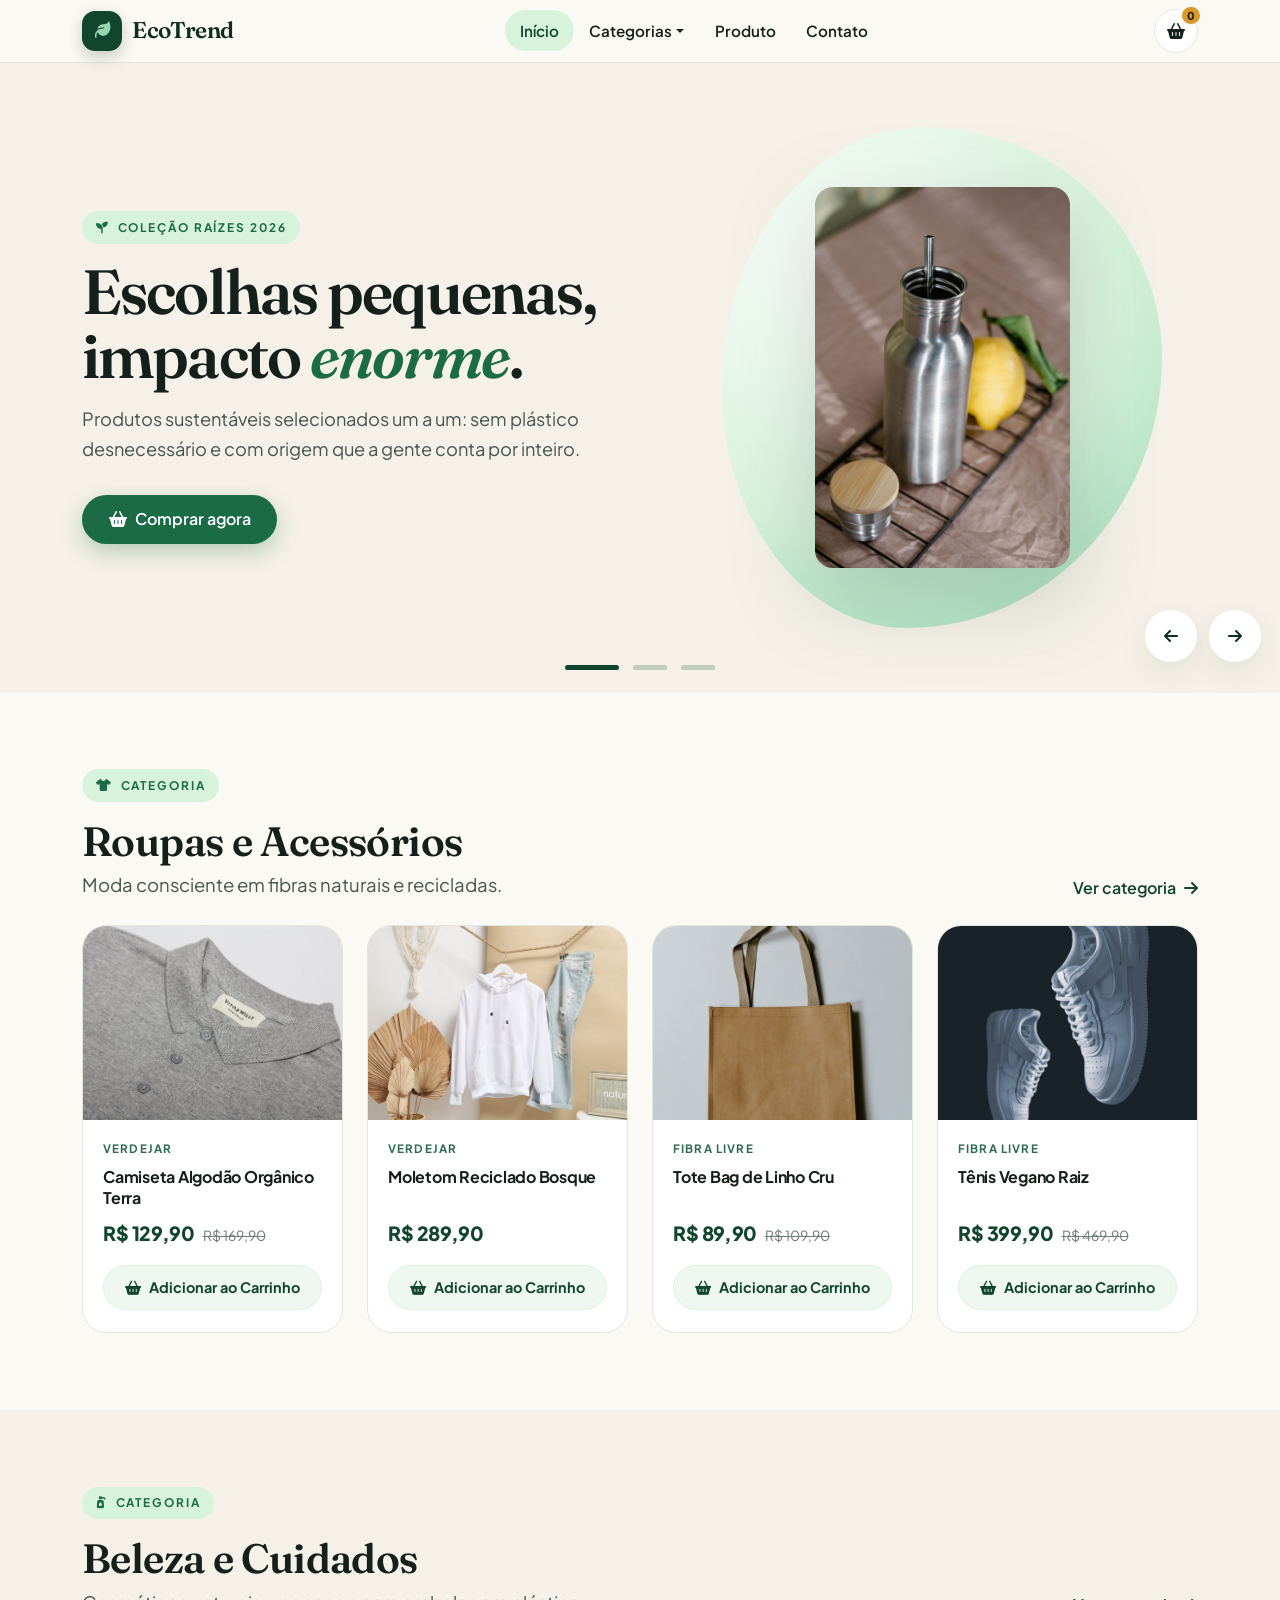
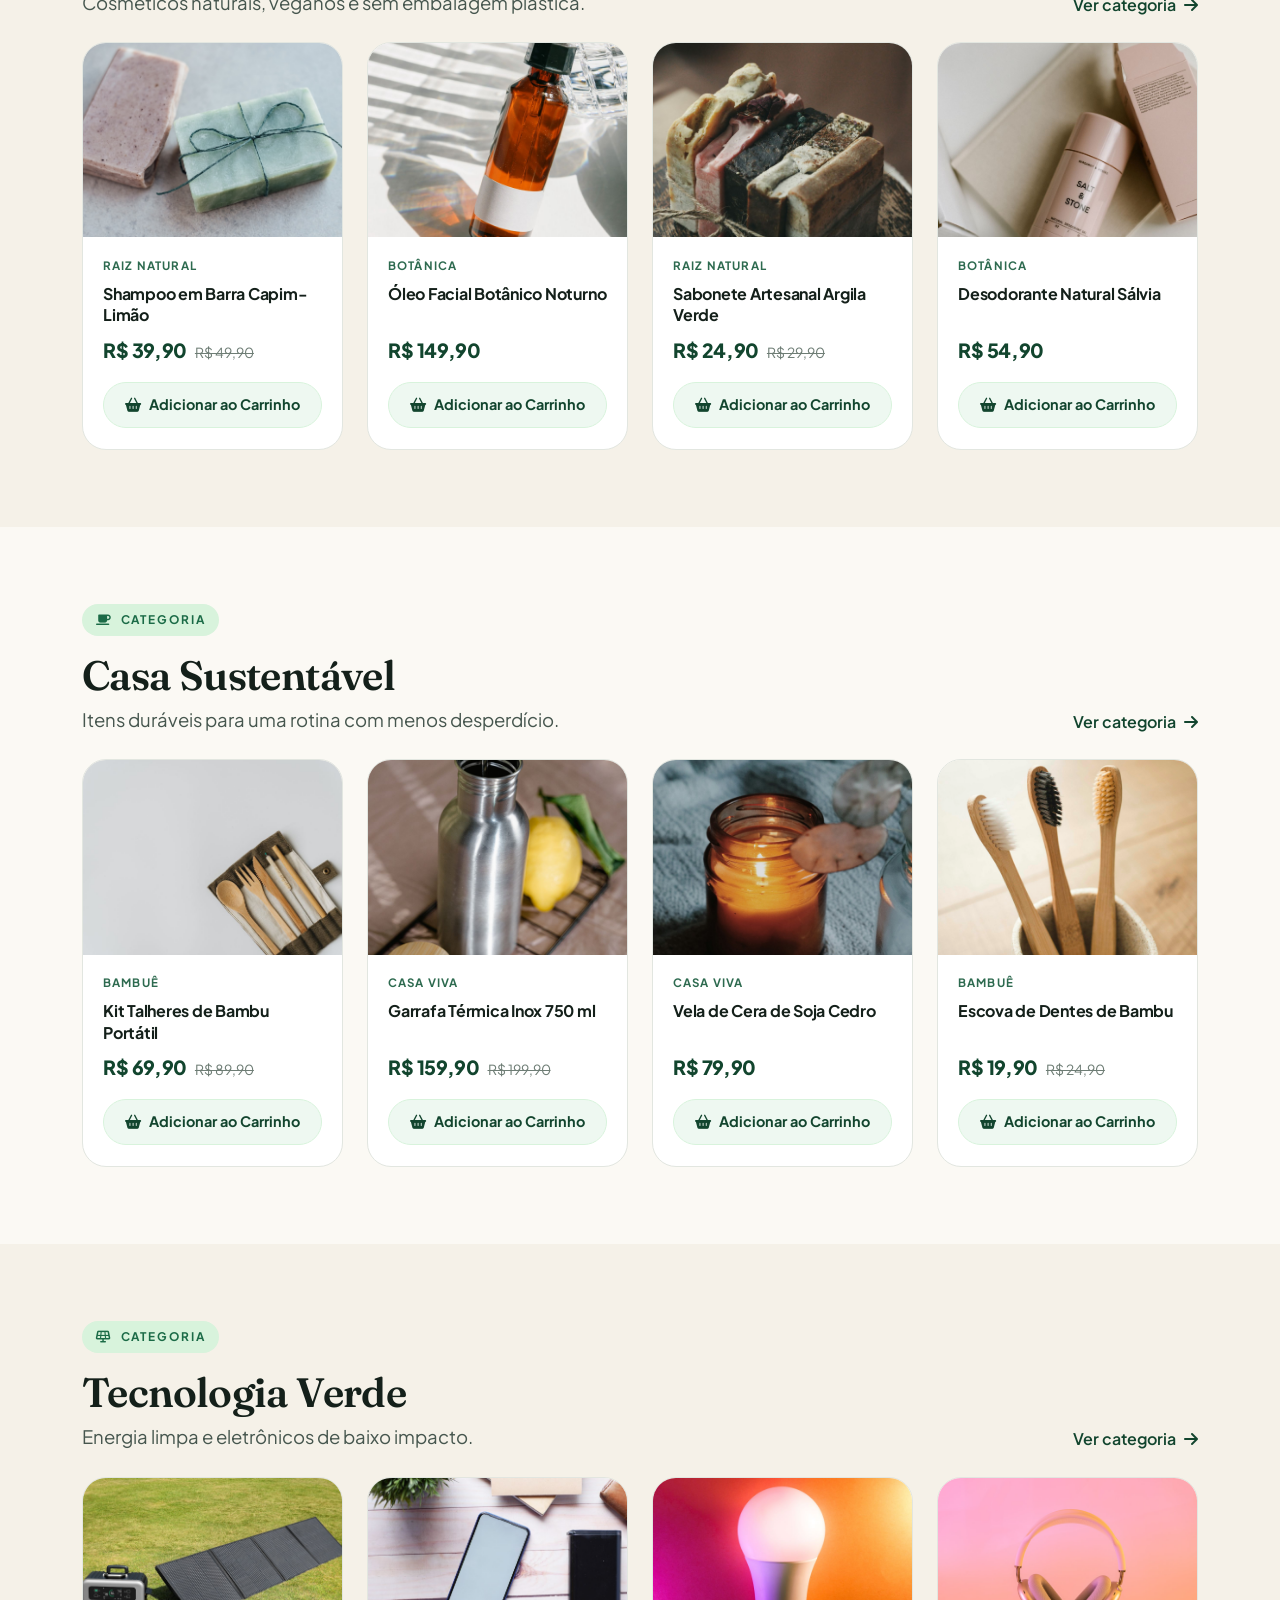
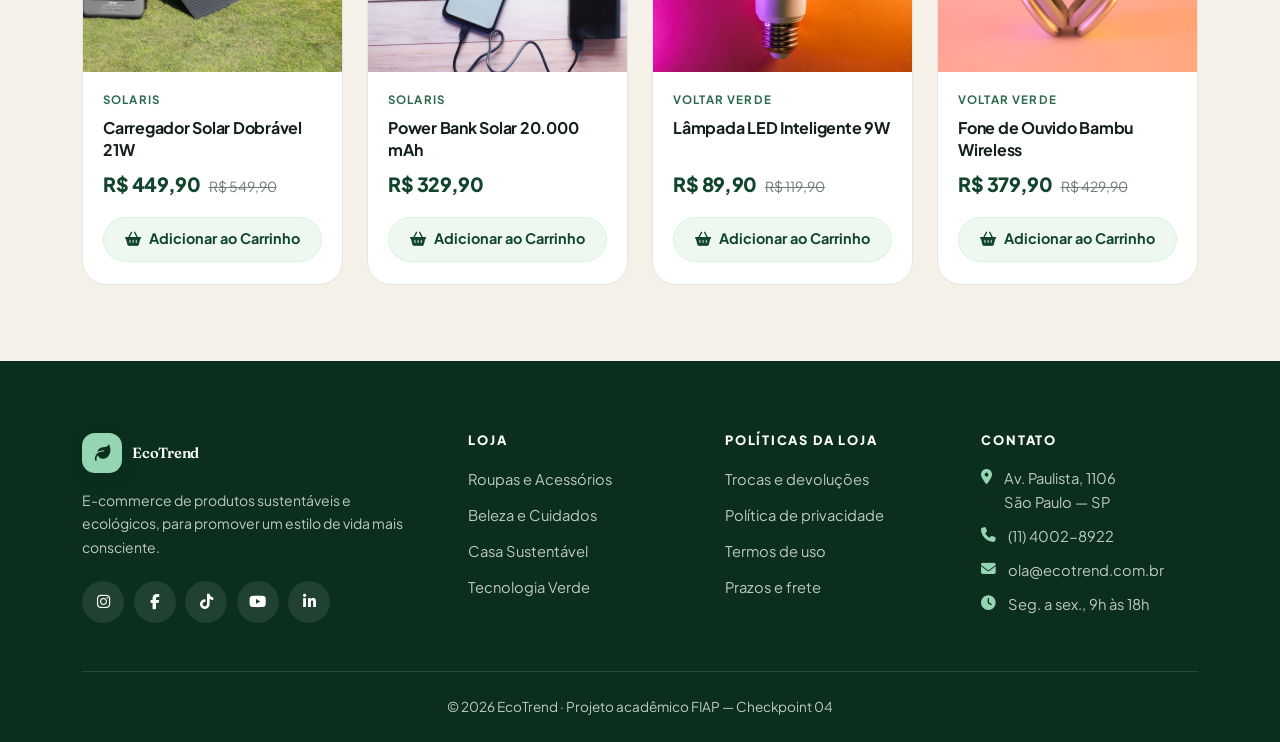
<file: index.html>
<!DOCTYPE html>
<html lang="pt-BR">
<head>
  <meta charset="UTF-8">
  <meta name="viewport" content="width=device-width, initial-scale=1">
  <meta name="description" content="E-commerce de produtos sustentáveis e ecológicos: roupas, beleza, casa e tecnologia verde.">
  <title>EcoTrend — Produtos Sustentáveis</title>

  <link rel="icon" href="src/img/favicon.svg" type="image/svg+xml">

  <!-- Google Fonts -->
  <link rel="preconnect" href="https://fonts.googleapis.com">
  <link rel="preconnect" href="https://fonts.gstatic.com" crossorigin>
  <link href="https://fonts.googleapis.com/css2?family=Fraunces:opsz,wght@9..144,400;9..144,600&family=Plus+Jakarta+Sans:wght@400;500;600;700;800&display=swap" rel="stylesheet">

  <!-- Bootstrap 5 -->
  <link href="https://cdn.jsdelivr.net/npm/bootstrap@5.3.3/dist/css/bootstrap.min.css" rel="stylesheet">
  <!-- Font Awesome 6 -->
  <link href="https://cdnjs.cloudflare.com/ajax/libs/font-awesome/6.5.2/css/all.min.css" rel="stylesheet">
  <!-- Estilos personalizados -->
  <link href="src/css/style.css" rel="stylesheet">
</head>
<body>

<!-- ===================== HEADER: logo, menu e ícone de carrinho ===================== -->
<header>
  <nav class="navbar navbar-expand-lg navbar-eco sticky-top" aria-label="Navegação principal">
    <div class="container">
      <a class="brand" href="index.html">
        <span class="brand__mark"><i class="fa-solid fa-leaf"></i></span>
        EcoTrend
      </a>

      <div class="d-flex align-items-center gap-2 order-lg-last">
        <a href="#" id="botaoCarrinho" class="icon-btn" aria-label="Carrinho de compras">
          <i class="fa-solid fa-basket-shopping"></i>
          <span class="cart-count">0</span>
        </a>
        <button class="navbar-toggler d-lg-none" type="button" data-bs-toggle="collapse"
                data-bs-target="#menuPrincipal" aria-controls="menuPrincipal"
                aria-expanded="false" aria-label="Abrir menu">
          <i class="fa-solid fa-bars"></i>
        </button>
      </div>

      <div class="collapse navbar-collapse flex-lg-grow-1" id="menuPrincipal">
        <ul class="navbar-nav mx-lg-auto mb-2 mb-lg-0">
          <li class="nav-item"><a class="nav-link active" href="index.html">Início</a></li>
          <li class="nav-item dropdown">
            <a class="nav-link dropdown-toggle" href="src/categorias.html" role="button"
               data-bs-toggle="dropdown" aria-expanded="false">Categorias</a>
            <ul class="dropdown-menu">
              <li><a class="dropdown-item" href="src/categorias.html?cat=roupas"><i class="fa-solid fa-shirt"></i> Roupas e Acessórios</a></li>
              <li><a class="dropdown-item" href="src/categorias.html?cat=beleza"><i class="fa-solid fa-pump-soap"></i> Beleza e Cuidados</a></li>
              <li><a class="dropdown-item" href="src/categorias.html?cat=casa"><i class="fa-solid fa-mug-saucer"></i> Casa Sustentável</a></li>
              <li><a class="dropdown-item" href="src/categorias.html?cat=tech"><i class="fa-solid fa-solar-panel"></i> Tecnologia Verde</a></li>
              <li><hr class="dropdown-divider"></li>
              <li><a class="dropdown-item" href="src/categorias.html"><i class="fa-solid fa-grip"></i> Ver todos os produtos</a></li>
            </ul>
          </li>
          <li class="nav-item"><a class="nav-link" href="src/produto.html">Produto</a></li>
          <li class="nav-item"><a class="nav-link" href="src/contato.html">Contato</a></li>
        </ul>
      </div>
    </div>
  </nav>
</header>

<main>
  <!-- ===================== BANNER: carrossel do Bootstrap ===================== -->
  <section class="hero">
    <div id="carrosselHero" class="carousel slide hero-carousel" data-bs-ride="carousel" data-bs-interval="6000">
      <div class="carousel-indicators">
        <button type="button" data-bs-target="#carrosselHero" data-bs-slide-to="0" class="active" aria-current="true" aria-label="Slide 1"></button>
        <button type="button" data-bs-target="#carrosselHero" data-bs-slide-to="1" class="" aria-label="Slide 2"></button>
        <button type="button" data-bs-target="#carrosselHero" data-bs-slide-to="2" class="" aria-label="Slide 3"></button>
      </div>

      <div class="carousel-inner">
        <div class="carousel-item active">
          <div class="container">
            <div class="hero-slide">
              <div class="hero-slide__content">
                <span class="eyebrow"><i class="fa-solid fa-seedling"></i> Coleção Raízes 2026</span>
                <h1 class="hero-slide__title">Escolhas pequenas,<br>impacto <em class="text-eco">enorme</em>.</h1>
                <p class="hero-slide__text">Produtos sustentáveis selecionados um a um: sem plástico desnecessário e com origem que a gente conta por inteiro.</p>
                <a href="src/categorias.html" class="btn btn-eco"><i class="fa-solid fa-basket-shopping me-2"></i>Comprar agora</a>
              </div>
              <div class="hero-stage">
                <img src="src/img/garrafa.jpg" alt="Garrafa térmica de inox EcoTrend">
              </div>
            </div>
          </div>
        </div>
        <div class="carousel-item">
          <div class="container">
            <div class="hero-slide">
              <div class="hero-slide__content">
                <span class="eyebrow"><i class="fa-solid fa-tags"></i> Promoção da semana</span>
                <h1 class="hero-slide__title">Até <em class="text-eco">30% OFF</em><br>em moda consciente.</h1>
                <p class="hero-slide__text">Algodão orgânico certificado, tingimento natural e fibras recicladas. Peças feitas para durar anos — não uma estação.</p>
                <a href="src/categorias.html?cat=roupas" class="btn btn-eco"><i class="fa-solid fa-shirt me-2"></i>Ver roupas</a>
              </div>
              <div class="hero-stage">
                <img src="src/img/camiseta.jpg" alt="Camiseta de algodão orgânico EcoTrend">
              </div>
            </div>
          </div>
        </div>
        <div class="carousel-item">
          <div class="container">
            <div class="hero-slide">
              <div class="hero-slide__content">
                <span class="eyebrow"><i class="fa-solid fa-solar-panel"></i> Tecnologia verde</span>
                <h1 class="hero-slide__title">Energia do sol<br>na sua <em class="text-eco">mochila</em>.</h1>
                <p class="hero-slide__text">Carregadores solares, baterias reparáveis e iluminação inteligente que reduzem a conta de luz e a pegada de carbono.</p>
                <a href="src/categorias.html?cat=tech" class="btn btn-eco"><i class="fa-solid fa-bolt me-2"></i>Explorar tecnologia</a>
              </div>
              <div class="hero-stage">
                <img src="src/img/carregador-solar.jpg" alt="Carregador solar dobrável EcoTrend">
              </div>
            </div>
          </div>
        </div>
      </div>

      <button class="carousel-control-prev" type="button" data-bs-target="#carrosselHero" data-bs-slide="prev">
        <i class="fa-solid fa-arrow-left" aria-hidden="true"></i>
        <span class="visually-hidden">Anterior</span>
      </button>
      <button class="carousel-control-next" type="button" data-bs-target="#carrosselHero" data-bs-slide="next">
        <i class="fa-solid fa-arrow-right" aria-hidden="true"></i>
        <span class="visually-hidden">Próximo</span>
      </button>
    </div>
  </section>

  <!-- ===================== SEÇÕES DE PRODUTOS POR CATEGORIA ===================== -->
  <!-- Seção de produtos: Roupas e Acessórios -->
  <section class="section" id="roupas">
    <div class="container">
      <div class="row align-items-end mb-4 g-3">
        <div class="col-lg-8">
          <span class="eyebrow"><i class="fa-solid fa-shirt"></i> Categoria</span>
          <h2 class="section-title mt-3">Roupas e Acessórios</h2>
          <p class="lead-eco mb-0">Moda consciente em fibras naturais e recicladas.</p>
        </div>
        <div class="col-lg-4 text-lg-end">
          <a href="src/categorias.html?cat=roupas" class="link-arrow">Ver categoria <i class="fa-solid fa-arrow-right"></i></a>
        </div>
      </div>

      <div class="row g-3 g-lg-4">
        <div class="col-6 col-md-4 col-xl-3">
          <article class="card product-card h-100">
          <div class="product-card__media">
            <a href="src/produto.html" aria-label="Ver detalhes de Camiseta Algodão Orgânico Terra">
              <img src="src/img/camiseta.jpg" class="card-img-top" alt="Camiseta Algodão Orgânico Terra" loading="lazy" width="400" height="300">
            </a>
          </div>
          <div class="card-body">
            <span class="product-card__brand">Verdejar</span>
            <h3 class="card-title"><a href="src/produto.html">Camiseta Algodão Orgânico Terra</a></h3>
            <p class="price mb-2">
              <span class="price__now">R$ 129,90</span>
            <span class="price__old">R$ 169,90</span>
            </p>
            <button type="button" class="btn btn-add" data-acao="adicionar-carrinho">
              <i class="fa-solid fa-basket-shopping"></i> Adicionar ao Carrinho
            </button>
          </div>
        </article>
        </div>
        <div class="col-6 col-md-4 col-xl-3">
          <article class="card product-card h-100">
          <div class="product-card__media">
            <a href="src/produto.html" aria-label="Ver detalhes de Moletom Reciclado Bosque">
              <img src="src/img/moletom.jpg" class="card-img-top" alt="Moletom Reciclado Bosque" loading="lazy" width="400" height="300">
            </a>
          </div>
          <div class="card-body">
            <span class="product-card__brand">Verdejar</span>
            <h3 class="card-title"><a href="src/produto.html">Moletom Reciclado Bosque</a></h3>
            <p class="price mb-2">
              <span class="price__now">R$ 289,90</span>
            </p>
            <button type="button" class="btn btn-add" data-acao="adicionar-carrinho">
              <i class="fa-solid fa-basket-shopping"></i> Adicionar ao Carrinho
            </button>
          </div>
        </article>
        </div>
        <div class="col-6 col-md-4 col-xl-3">
          <article class="card product-card h-100">
          <div class="product-card__media">
            <a href="src/produto.html" aria-label="Ver detalhes de Tote Bag de Linho Cru">
              <img src="src/img/tote.jpg" class="card-img-top" alt="Tote Bag de Linho Cru" loading="lazy" width="400" height="300">
            </a>
          </div>
          <div class="card-body">
            <span class="product-card__brand">Fibra Livre</span>
            <h3 class="card-title"><a href="src/produto.html">Tote Bag de Linho Cru</a></h3>
            <p class="price mb-2">
              <span class="price__now">R$ 89,90</span>
            <span class="price__old">R$ 109,90</span>
            </p>
            <button type="button" class="btn btn-add" data-acao="adicionar-carrinho">
              <i class="fa-solid fa-basket-shopping"></i> Adicionar ao Carrinho
            </button>
          </div>
        </article>
        </div>
        <div class="col-6 col-md-4 col-xl-3">
          <article class="card product-card h-100">
          <div class="product-card__media">
            <a href="src/produto.html" aria-label="Ver detalhes de Tênis Vegano Raiz">
              <img src="src/img/tenis.jpg" class="card-img-top" alt="Tênis Vegano Raiz" loading="lazy" width="400" height="300">
            </a>
          </div>
          <div class="card-body">
            <span class="product-card__brand">Fibra Livre</span>
            <h3 class="card-title"><a href="src/produto.html">Tênis Vegano Raiz</a></h3>
            <p class="price mb-2">
              <span class="price__now">R$ 399,90</span>
            <span class="price__old">R$ 469,90</span>
            </p>
            <button type="button" class="btn btn-add" data-acao="adicionar-carrinho">
              <i class="fa-solid fa-basket-shopping"></i> Adicionar ao Carrinho
            </button>
          </div>
        </article>
        </div>
      </div>
    </div>
  </section>
  <!-- Seção de produtos: Beleza e Cuidados -->
  <section class="section bg-sand" id="beleza">
    <div class="container">
      <div class="row align-items-end mb-4 g-3">
        <div class="col-lg-8">
          <span class="eyebrow"><i class="fa-solid fa-pump-soap"></i> Categoria</span>
          <h2 class="section-title mt-3">Beleza e Cuidados</h2>
          <p class="lead-eco mb-0">Cosméticos naturais, veganos e sem embalagem plástica.</p>
        </div>
        <div class="col-lg-4 text-lg-end">
          <a href="src/categorias.html?cat=beleza" class="link-arrow">Ver categoria <i class="fa-solid fa-arrow-right"></i></a>
        </div>
      </div>

      <div class="row g-3 g-lg-4">
        <div class="col-6 col-md-4 col-xl-3">
          <article class="card product-card h-100">
          <div class="product-card__media">
            <a href="src/produto.html" aria-label="Ver detalhes de Shampoo em Barra Capim-Limão">
              <img src="src/img/shampoo-barra.jpg" class="card-img-top" alt="Shampoo em Barra Capim-Limão" loading="lazy" width="400" height="300">
            </a>
          </div>
          <div class="card-body">
            <span class="product-card__brand">Raiz Natural</span>
            <h3 class="card-title"><a href="src/produto.html">Shampoo em Barra Capim-Limão</a></h3>
            <p class="price mb-2">
              <span class="price__now">R$ 39,90</span>
            <span class="price__old">R$ 49,90</span>
            </p>
            <button type="button" class="btn btn-add" data-acao="adicionar-carrinho">
              <i class="fa-solid fa-basket-shopping"></i> Adicionar ao Carrinho
            </button>
          </div>
        </article>
        </div>
        <div class="col-6 col-md-4 col-xl-3">
          <article class="card product-card h-100">
          <div class="product-card__media">
            <a href="src/produto.html" aria-label="Ver detalhes de Óleo Facial Botânico Noturno">
              <img src="src/img/oleo-facial.jpg" class="card-img-top" alt="Óleo Facial Botânico Noturno" loading="lazy" width="400" height="300">
            </a>
          </div>
          <div class="card-body">
            <span class="product-card__brand">Botânica</span>
            <h3 class="card-title"><a href="src/produto.html">Óleo Facial Botânico Noturno</a></h3>
            <p class="price mb-2">
              <span class="price__now">R$ 149,90</span>
            </p>
            <button type="button" class="btn btn-add" data-acao="adicionar-carrinho">
              <i class="fa-solid fa-basket-shopping"></i> Adicionar ao Carrinho
            </button>
          </div>
        </article>
        </div>
        <div class="col-6 col-md-4 col-xl-3">
          <article class="card product-card h-100">
          <div class="product-card__media">
            <a href="src/produto.html" aria-label="Ver detalhes de Sabonete Artesanal Argila Verde">
              <img src="src/img/sabonete.jpg" class="card-img-top" alt="Sabonete Artesanal Argila Verde" loading="lazy" width="400" height="300">
            </a>
          </div>
          <div class="card-body">
            <span class="product-card__brand">Raiz Natural</span>
            <h3 class="card-title"><a href="src/produto.html">Sabonete Artesanal Argila Verde</a></h3>
            <p class="price mb-2">
              <span class="price__now">R$ 24,90</span>
            <span class="price__old">R$ 29,90</span>
            </p>
            <button type="button" class="btn btn-add" data-acao="adicionar-carrinho">
              <i class="fa-solid fa-basket-shopping"></i> Adicionar ao Carrinho
            </button>
          </div>
        </article>
        </div>
        <div class="col-6 col-md-4 col-xl-3">
          <article class="card product-card h-100">
          <div class="product-card__media">
            <a href="src/produto.html" aria-label="Ver detalhes de Desodorante Natural Sálvia">
              <img src="src/img/desodorante.jpg" class="card-img-top" alt="Desodorante Natural Sálvia" loading="lazy" width="400" height="300">
            </a>
          </div>
          <div class="card-body">
            <span class="product-card__brand">Botânica</span>
            <h3 class="card-title"><a href="src/produto.html">Desodorante Natural Sálvia</a></h3>
            <p class="price mb-2">
              <span class="price__now">R$ 54,90</span>
            </p>
            <button type="button" class="btn btn-add" data-acao="adicionar-carrinho">
              <i class="fa-solid fa-basket-shopping"></i> Adicionar ao Carrinho
            </button>
          </div>
        </article>
        </div>
      </div>
    </div>
  </section>
  <!-- Seção de produtos: Casa Sustentável -->
  <section class="section" id="casa">
    <div class="container">
      <div class="row align-items-end mb-4 g-3">
        <div class="col-lg-8">
          <span class="eyebrow"><i class="fa-solid fa-mug-saucer"></i> Categoria</span>
          <h2 class="section-title mt-3">Casa Sustentável</h2>
          <p class="lead-eco mb-0">Itens duráveis para uma rotina com menos desperdício.</p>
        </div>
        <div class="col-lg-4 text-lg-end">
          <a href="src/categorias.html?cat=casa" class="link-arrow">Ver categoria <i class="fa-solid fa-arrow-right"></i></a>
        </div>
      </div>

      <div class="row g-3 g-lg-4">
        <div class="col-6 col-md-4 col-xl-3">
          <article class="card product-card h-100">
          <div class="product-card__media">
            <a href="src/produto.html" aria-label="Ver detalhes de Kit Talheres de Bambu Portátil">
              <img src="src/img/talheres.jpg" class="card-img-top" alt="Kit Talheres de Bambu Portátil" loading="lazy" width="400" height="300">
            </a>
          </div>
          <div class="card-body">
            <span class="product-card__brand">Bambuê</span>
            <h3 class="card-title"><a href="src/produto.html">Kit Talheres de Bambu Portátil</a></h3>
            <p class="price mb-2">
              <span class="price__now">R$ 69,90</span>
            <span class="price__old">R$ 89,90</span>
            </p>
            <button type="button" class="btn btn-add" data-acao="adicionar-carrinho">
              <i class="fa-solid fa-basket-shopping"></i> Adicionar ao Carrinho
            </button>
          </div>
        </article>
        </div>
        <div class="col-6 col-md-4 col-xl-3">
          <article class="card product-card h-100">
          <div class="product-card__media">
            <a href="src/produto.html" aria-label="Ver detalhes de Garrafa Térmica Inox 750 ml">
              <img src="src/img/garrafa.jpg" class="card-img-top" alt="Garrafa Térmica Inox 750 ml" loading="lazy" width="400" height="300">
            </a>
          </div>
          <div class="card-body">
            <span class="product-card__brand">Casa Viva</span>
            <h3 class="card-title"><a href="src/produto.html">Garrafa Térmica Inox 750 ml</a></h3>
            <p class="price mb-2">
              <span class="price__now">R$ 159,90</span>
            <span class="price__old">R$ 199,90</span>
            </p>
            <button type="button" class="btn btn-add" data-acao="adicionar-carrinho">
              <i class="fa-solid fa-basket-shopping"></i> Adicionar ao Carrinho
            </button>
          </div>
        </article>
        </div>
        <div class="col-6 col-md-4 col-xl-3">
          <article class="card product-card h-100">
          <div class="product-card__media">
            <a href="src/produto.html" aria-label="Ver detalhes de Vela de Cera de Soja Cedro">
              <img src="src/img/vela.jpg" class="card-img-top" alt="Vela de Cera de Soja Cedro" loading="lazy" width="400" height="300">
            </a>
          </div>
          <div class="card-body">
            <span class="product-card__brand">Casa Viva</span>
            <h3 class="card-title"><a href="src/produto.html">Vela de Cera de Soja Cedro</a></h3>
            <p class="price mb-2">
              <span class="price__now">R$ 79,90</span>
            </p>
            <button type="button" class="btn btn-add" data-acao="adicionar-carrinho">
              <i class="fa-solid fa-basket-shopping"></i> Adicionar ao Carrinho
            </button>
          </div>
        </article>
        </div>
        <div class="col-6 col-md-4 col-xl-3">
          <article class="card product-card h-100">
          <div class="product-card__media">
            <a href="src/produto.html" aria-label="Ver detalhes de Escova de Dentes de Bambu">
              <img src="src/img/escova.jpg" class="card-img-top" alt="Escova de Dentes de Bambu" loading="lazy" width="400" height="300">
            </a>
          </div>
          <div class="card-body">
            <span class="product-card__brand">Bambuê</span>
            <h3 class="card-title"><a href="src/produto.html">Escova de Dentes de Bambu</a></h3>
            <p class="price mb-2">
              <span class="price__now">R$ 19,90</span>
            <span class="price__old">R$ 24,90</span>
            </p>
            <button type="button" class="btn btn-add" data-acao="adicionar-carrinho">
              <i class="fa-solid fa-basket-shopping"></i> Adicionar ao Carrinho
            </button>
          </div>
        </article>
        </div>
      </div>
    </div>
  </section>
  <!-- Seção de produtos: Tecnologia Verde -->
  <section class="section bg-sand" id="tech">
    <div class="container">
      <div class="row align-items-end mb-4 g-3">
        <div class="col-lg-8">
          <span class="eyebrow"><i class="fa-solid fa-solar-panel"></i> Categoria</span>
          <h2 class="section-title mt-3">Tecnologia Verde</h2>
          <p class="lead-eco mb-0">Energia limpa e eletrônicos de baixo impacto.</p>
        </div>
        <div class="col-lg-4 text-lg-end">
          <a href="src/categorias.html?cat=tech" class="link-arrow">Ver categoria <i class="fa-solid fa-arrow-right"></i></a>
        </div>
      </div>

      <div class="row g-3 g-lg-4">
        <div class="col-6 col-md-4 col-xl-3">
          <article class="card product-card h-100">
          <div class="product-card__media">
            <a href="src/produto.html" aria-label="Ver detalhes de Carregador Solar Dobrável 21W">
              <img src="src/img/carregador-solar.jpg" class="card-img-top" alt="Carregador Solar Dobrável 21W" loading="lazy" width="400" height="300">
            </a>
          </div>
          <div class="card-body">
            <span class="product-card__brand">Solaris</span>
            <h3 class="card-title"><a href="src/produto.html">Carregador Solar Dobrável 21W</a></h3>
            <p class="price mb-2">
              <span class="price__now">R$ 449,90</span>
            <span class="price__old">R$ 549,90</span>
            </p>
            <button type="button" class="btn btn-add" data-acao="adicionar-carrinho">
              <i class="fa-solid fa-basket-shopping"></i> Adicionar ao Carrinho
            </button>
          </div>
        </article>
        </div>
        <div class="col-6 col-md-4 col-xl-3">
          <article class="card product-card h-100">
          <div class="product-card__media">
            <a href="src/produto.html" aria-label="Ver detalhes de Power Bank Solar 20.000 mAh">
              <img src="src/img/powerbank.jpg" class="card-img-top" alt="Power Bank Solar 20.000 mAh" loading="lazy" width="400" height="300">
            </a>
          </div>
          <div class="card-body">
            <span class="product-card__brand">Solaris</span>
            <h3 class="card-title"><a href="src/produto.html">Power Bank Solar 20.000 mAh</a></h3>
            <p class="price mb-2">
              <span class="price__now">R$ 329,90</span>
            </p>
            <button type="button" class="btn btn-add" data-acao="adicionar-carrinho">
              <i class="fa-solid fa-basket-shopping"></i> Adicionar ao Carrinho
            </button>
          </div>
        </article>
        </div>
        <div class="col-6 col-md-4 col-xl-3">
          <article class="card product-card h-100">
          <div class="product-card__media">
            <a href="src/produto.html" aria-label="Ver detalhes de Lâmpada LED Inteligente 9W">
              <img src="src/img/lampada.jpg" class="card-img-top" alt="Lâmpada LED Inteligente 9W" loading="lazy" width="400" height="300">
            </a>
          </div>
          <div class="card-body">
            <span class="product-card__brand">Voltar Verde</span>
            <h3 class="card-title"><a href="src/produto.html">Lâmpada LED Inteligente 9W</a></h3>
            <p class="price mb-2">
              <span class="price__now">R$ 89,90</span>
            <span class="price__old">R$ 119,90</span>
            </p>
            <button type="button" class="btn btn-add" data-acao="adicionar-carrinho">
              <i class="fa-solid fa-basket-shopping"></i> Adicionar ao Carrinho
            </button>
          </div>
        </article>
        </div>
        <div class="col-6 col-md-4 col-xl-3">
          <article class="card product-card h-100">
          <div class="product-card__media">
            <a href="src/produto.html" aria-label="Ver detalhes de Fone de Ouvido Bambu Wireless">
              <img src="src/img/fones.jpg" class="card-img-top" alt="Fone de Ouvido Bambu Wireless" loading="lazy" width="400" height="300">
            </a>
          </div>
          <div class="card-body">
            <span class="product-card__brand">Voltar Verde</span>
            <h3 class="card-title"><a href="src/produto.html">Fone de Ouvido Bambu Wireless</a></h3>
            <p class="price mb-2">
              <span class="price__now">R$ 379,90</span>
            <span class="price__old">R$ 429,90</span>
            </p>
            <button type="button" class="btn btn-add" data-acao="adicionar-carrinho">
              <i class="fa-solid fa-basket-shopping"></i> Adicionar ao Carrinho
            </button>
          </div>
        </article>
        </div>
      </div>
    </div>
  </section>
</main>

<!-- ===================== FOOTER ===================== -->
<footer class="footer">
  <div class="container">
    <div class="footer-grid">
      <div>
        <a class="brand mb-3 d-inline-flex" href="index.html">
          <span class="brand__mark"><i class="fa-solid fa-leaf"></i></span> EcoTrend
        </a>
        <p class="small">E-commerce de produtos sustentáveis e ecológicos, para promover um estilo de vida mais consciente.</p>
        <div class="social">
          <a href="#" aria-label="Instagram"><i class="fa-brands fa-instagram"></i></a>
          <a href="#" aria-label="Facebook"><i class="fa-brands fa-facebook-f"></i></a>
          <a href="#" aria-label="TikTok"><i class="fa-brands fa-tiktok"></i></a>
          <a href="#" aria-label="YouTube"><i class="fa-brands fa-youtube"></i></a>
          <a href="#" aria-label="LinkedIn"><i class="fa-brands fa-linkedin-in"></i></a>
        </div>
      </div>

      <div>
        <h4>Loja</h4>
        <ul>
          <li><a href="src/categorias.html?cat=roupas">Roupas e Acessórios</a></li>
          <li><a href="src/categorias.html?cat=beleza">Beleza e Cuidados</a></li>
          <li><a href="src/categorias.html?cat=casa">Casa Sustentável</a></li>
          <li><a href="src/categorias.html?cat=tech">Tecnologia Verde</a></li>
        </ul>
      </div>

      <div>
        <h4>Políticas da loja</h4>
        <ul>
          <li><a href="#">Trocas e devoluções</a></li>
          <li><a href="#">Política de privacidade</a></li>
          <li><a href="#">Termos de uso</a></li>
          <li><a href="#">Prazos e frete</a></li>
        </ul>
      </div>

      <div>
        <h4>Contato</h4>
        <ul>
          <li class="contact-line"><i class="fa-solid fa-location-dot"></i><span>Av. Paulista, 1106<br>São Paulo — SP</span></li>
          <li class="contact-line"><i class="fa-solid fa-phone"></i><span>(11) 4002-8922</span></li>
          <li class="contact-line"><i class="fa-solid fa-envelope"></i><a href="mailto:ola@ecotrend.com.br">ola@ecotrend.com.br</a></li>
          <li class="contact-line"><i class="fa-solid fa-clock"></i><span>Seg. a sex., 9h às 18h</span></li>
        </ul>
      </div>
    </div>

    <div class="footer-bottom text-center">
      <p class="mb-0">© 2026 EcoTrend · Projeto acadêmico FIAP — Checkpoint 04</p>
    </div>
  </div>
</footer>

<script src="https://cdn.jsdelivr.net/npm/bootstrap@5.3.3/dist/js/bootstrap.bundle.min.js"></script>
<script src="src/js/main.js"></script>
</body>
</html>
</file>
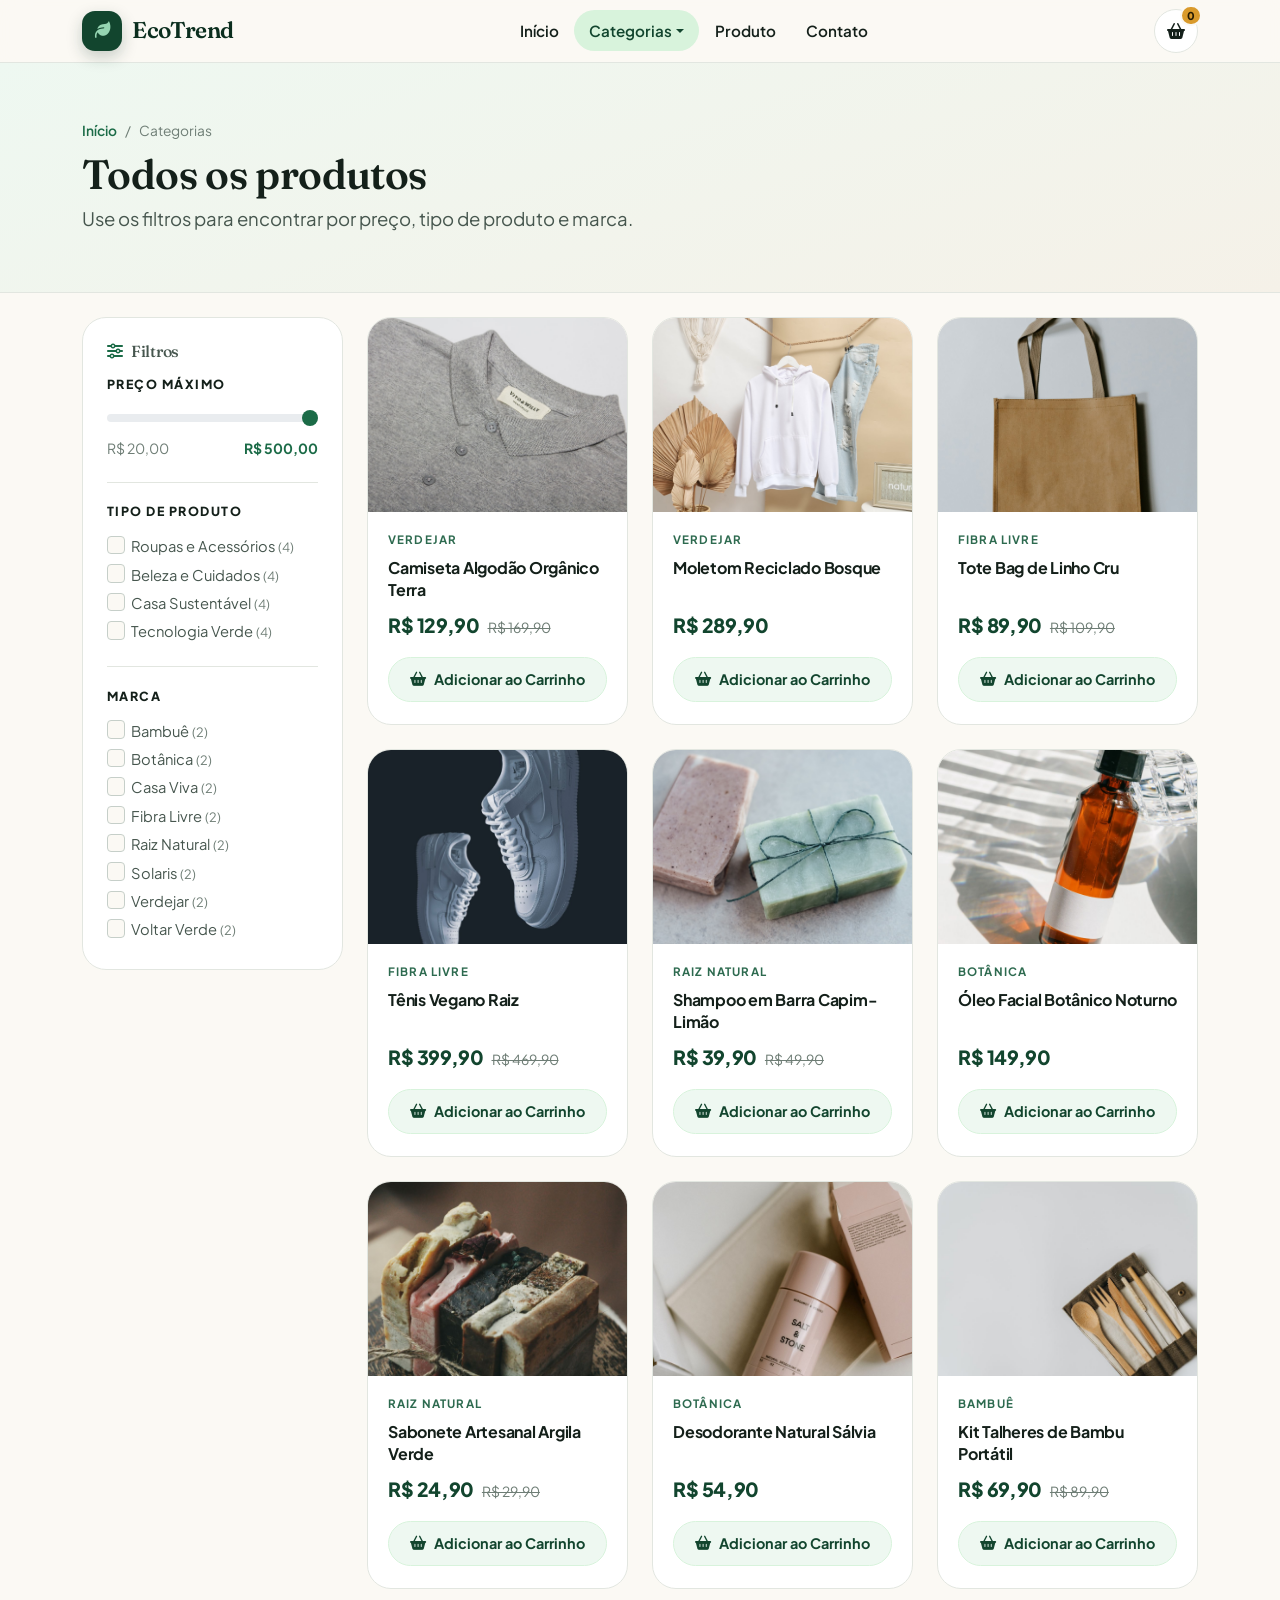
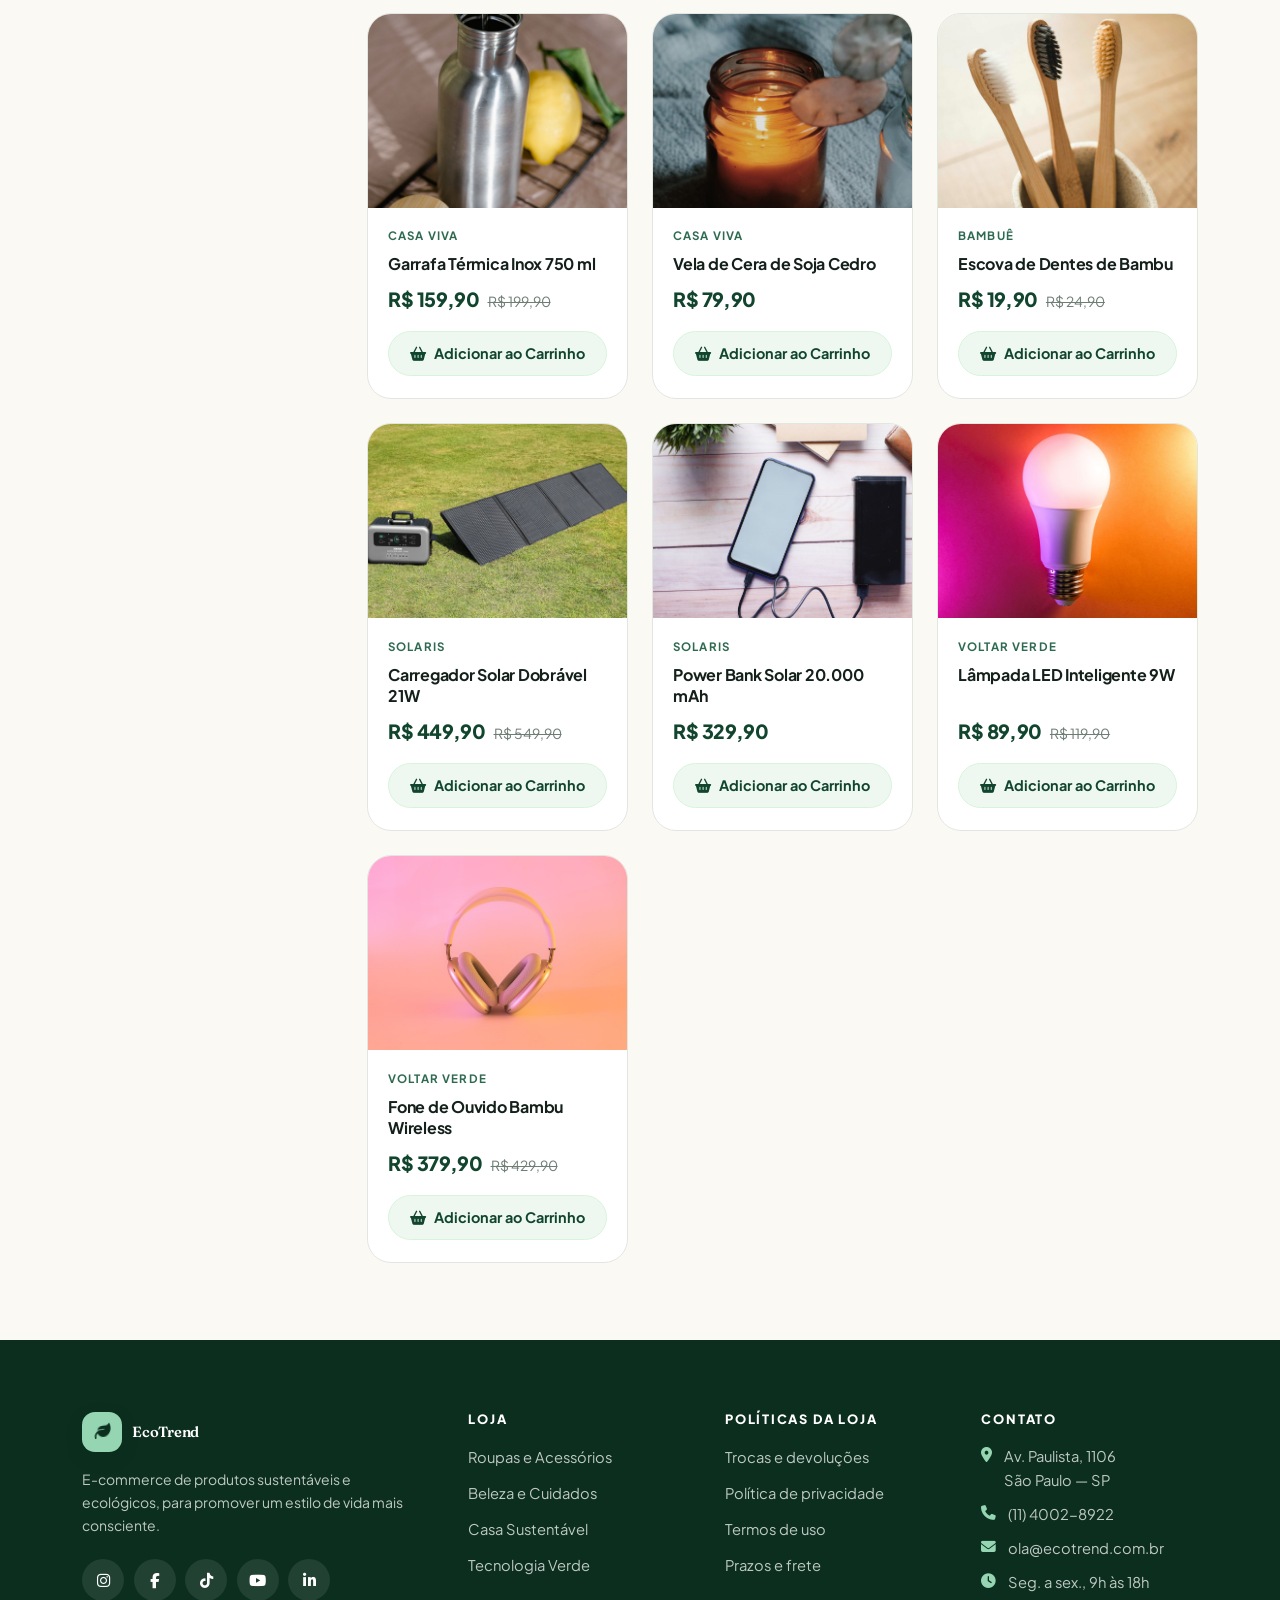
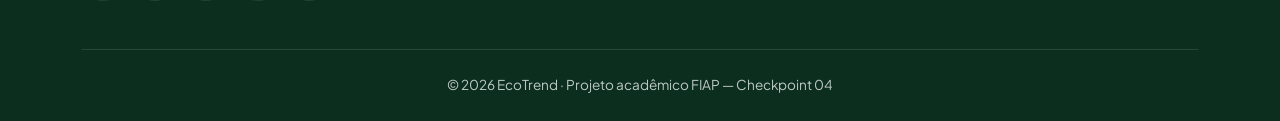
<file: src/categorias.html>
<!DOCTYPE html>
<html lang="pt-BR">
<head>
  <meta charset="UTF-8">
  <meta name="viewport" content="width=device-width, initial-scale=1">
  <meta name="description" content="Catálogo da EcoTrend com filtros por preço, tipo de produto e marca.">
  <title>Categorias — EcoTrend</title>

  <link rel="icon" href="img/favicon.svg" type="image/svg+xml">

  <!-- Google Fonts -->
  <link rel="preconnect" href="https://fonts.googleapis.com">
  <link rel="preconnect" href="https://fonts.gstatic.com" crossorigin>
  <link href="https://fonts.googleapis.com/css2?family=Fraunces:opsz,wght@9..144,400;9..144,600&family=Plus+Jakarta+Sans:wght@400;500;600;700;800&display=swap" rel="stylesheet">

  <!-- Bootstrap 5 -->
  <link href="https://cdn.jsdelivr.net/npm/bootstrap@5.3.3/dist/css/bootstrap.min.css" rel="stylesheet">
  <!-- Font Awesome 6 -->
  <link href="https://cdnjs.cloudflare.com/ajax/libs/font-awesome/6.5.2/css/all.min.css" rel="stylesheet">
  <!-- Estilos personalizados -->
  <link href="css/style.css" rel="stylesheet">
</head>
<body>

<!-- ===================== HEADER: logo, menu e ícone de carrinho ===================== -->
<header>
  <nav class="navbar navbar-expand-lg navbar-eco sticky-top" aria-label="Navegação principal">
    <div class="container">
      <a class="brand" href="../index.html">
        <span class="brand__mark"><i class="fa-solid fa-leaf"></i></span>
        EcoTrend
      </a>

      <div class="d-flex align-items-center gap-2 order-lg-last">
        <a href="#" id="botaoCarrinho" class="icon-btn" aria-label="Carrinho de compras">
          <i class="fa-solid fa-basket-shopping"></i>
          <span class="cart-count">0</span>
        </a>
        <button class="navbar-toggler d-lg-none" type="button" data-bs-toggle="collapse"
                data-bs-target="#menuPrincipal" aria-controls="menuPrincipal"
                aria-expanded="false" aria-label="Abrir menu">
          <i class="fa-solid fa-bars"></i>
        </button>
      </div>

      <div class="collapse navbar-collapse flex-lg-grow-1" id="menuPrincipal">
        <ul class="navbar-nav mx-lg-auto mb-2 mb-lg-0">
          <li class="nav-item"><a class="nav-link" href="../index.html">Início</a></li>
          <li class="nav-item dropdown">
            <a class="nav-link active dropdown-toggle" href="categorias.html" role="button"
               data-bs-toggle="dropdown" aria-expanded="false">Categorias</a>
            <ul class="dropdown-menu">
              <li><a class="dropdown-item" href="categorias.html?cat=roupas"><i class="fa-solid fa-shirt"></i> Roupas e Acessórios</a></li>
              <li><a class="dropdown-item" href="categorias.html?cat=beleza"><i class="fa-solid fa-pump-soap"></i> Beleza e Cuidados</a></li>
              <li><a class="dropdown-item" href="categorias.html?cat=casa"><i class="fa-solid fa-mug-saucer"></i> Casa Sustentável</a></li>
              <li><a class="dropdown-item" href="categorias.html?cat=tech"><i class="fa-solid fa-solar-panel"></i> Tecnologia Verde</a></li>
              <li><hr class="dropdown-divider"></li>
              <li><a class="dropdown-item" href="categorias.html"><i class="fa-solid fa-grip"></i> Ver todos os produtos</a></li>
            </ul>
          </li>
          <li class="nav-item"><a class="nav-link" href="produto.html">Produto</a></li>
          <li class="nav-item"><a class="nav-link" href="contato.html">Contato</a></li>
        </ul>
      </div>
    </div>
  </nav>
</header>

<main>
  <section class="page-head">
    <div class="container">
      <nav aria-label="Você está aqui">
        <ol class="breadcrumb mb-2">
          <li class="breadcrumb-item"><a href="../index.html">Início</a></li>
          <li class="breadcrumb-item active" aria-current="page">Categorias</li>
        </ol>
      </nav>
      <h1 class="section-title">Todos os produtos</h1>
      <p class="lead-eco mb-0">Use os filtros para encontrar por preço, tipo de produto e marca.</p>
    </div>
  </section>

  <section class="section pt-4">
    <div class="container">
      <!-- colunas do Bootstrap: filtros à esquerda, produtos à direita -->
      <div class="row g-4">

        <!-- ---------- FILTROS LATERAIS ---------- -->
        <aside class="col-lg-3">
          <div class="filters">
            <h2 class="h6 mb-3"><i class="fa-solid fa-sliders me-2 text-eco"></i>Filtros</h2>

            <div class="filter-group">
              <h3>Preço máximo</h3>
              <input type="range" class="form-range" id="filtroPreco" min="20" max="500" step="10" value="500"
                     aria-label="Preço máximo">
              <div class="d-flex justify-content-between small">
                <span class="text-muted-eco">R$ 20,00</span>
                <strong class="text-eco" id="precoLabel">R$ 500,00</strong>
              </div>
            </div>

            <div class="filter-group">
              <h3>Tipo de produto</h3>
              <div class="form-check">
                  <input class="form-check-input" type="checkbox" value="roupas" id="cat-roupas" data-filtro="categoria">
                  <label class="form-check-label" for="cat-roupas">Roupas e Acessórios
                    <span class="count">(4)</span>
                  </label>
                </div>
                <div class="form-check">
                  <input class="form-check-input" type="checkbox" value="beleza" id="cat-beleza" data-filtro="categoria">
                  <label class="form-check-label" for="cat-beleza">Beleza e Cuidados
                    <span class="count">(4)</span>
                  </label>
                </div>
                <div class="form-check">
                  <input class="form-check-input" type="checkbox" value="casa" id="cat-casa" data-filtro="categoria">
                  <label class="form-check-label" for="cat-casa">Casa Sustentável
                    <span class="count">(4)</span>
                  </label>
                </div>
                <div class="form-check">
                  <input class="form-check-input" type="checkbox" value="tech" id="cat-tech" data-filtro="categoria">
                  <label class="form-check-label" for="cat-tech">Tecnologia Verde
                    <span class="count">(4)</span>
                  </label>
                </div>
            </div>

            <div class="filter-group">
              <h3>Marca</h3>
              <div class="form-check">
                  <input class="form-check-input" type="checkbox" value="Bambuê" id="marca-0" data-filtro="marca">
                  <label class="form-check-label" for="marca-0">Bambuê
                    <span class="count">(2)</span>
                  </label>
                </div>
                <div class="form-check">
                  <input class="form-check-input" type="checkbox" value="Botânica" id="marca-1" data-filtro="marca">
                  <label class="form-check-label" for="marca-1">Botânica
                    <span class="count">(2)</span>
                  </label>
                </div>
                <div class="form-check">
                  <input class="form-check-input" type="checkbox" value="Casa Viva" id="marca-2" data-filtro="marca">
                  <label class="form-check-label" for="marca-2">Casa Viva
                    <span class="count">(2)</span>
                  </label>
                </div>
                <div class="form-check">
                  <input class="form-check-input" type="checkbox" value="Fibra Livre" id="marca-3" data-filtro="marca">
                  <label class="form-check-label" for="marca-3">Fibra Livre
                    <span class="count">(2)</span>
                  </label>
                </div>
                <div class="form-check">
                  <input class="form-check-input" type="checkbox" value="Raiz Natural" id="marca-4" data-filtro="marca">
                  <label class="form-check-label" for="marca-4">Raiz Natural
                    <span class="count">(2)</span>
                  </label>
                </div>
                <div class="form-check">
                  <input class="form-check-input" type="checkbox" value="Solaris" id="marca-5" data-filtro="marca">
                  <label class="form-check-label" for="marca-5">Solaris
                    <span class="count">(2)</span>
                  </label>
                </div>
                <div class="form-check">
                  <input class="form-check-input" type="checkbox" value="Verdejar" id="marca-6" data-filtro="marca">
                  <label class="form-check-label" for="marca-6">Verdejar
                    <span class="count">(2)</span>
                  </label>
                </div>
                <div class="form-check">
                  <input class="form-check-input" type="checkbox" value="Voltar Verde" id="marca-7" data-filtro="marca">
                  <label class="form-check-label" for="marca-7">Voltar Verde
                    <span class="count">(2)</span>
                  </label>
                </div>
            </div>
          </div>
        </aside>

        <!-- ---------- LISTA DE PRODUTOS (CSS Grid) ---------- -->
        <div class="col-lg-9">
          <div class="product-grid" id="gradeProdutos">
            <article class="card product-card h-100" data-categoria="roupas" data-marca="Verdejar" data-preco="129.90">
          <div class="product-card__media">
            <a href="produto.html" aria-label="Ver detalhes de Camiseta Algodão Orgânico Terra">
              <img src="img/camiseta.jpg" class="card-img-top" alt="Camiseta Algodão Orgânico Terra" loading="lazy" width="400" height="300">
            </a>
          </div>
          <div class="card-body">
            <span class="product-card__brand">Verdejar</span>
            <h3 class="card-title"><a href="produto.html">Camiseta Algodão Orgânico Terra</a></h3>
            <p class="price mb-2">
              <span class="price__now">R$ 129,90</span>
            <span class="price__old">R$ 169,90</span>
            </p>
            <button type="button" class="btn btn-add" data-acao="adicionar-carrinho">
              <i class="fa-solid fa-basket-shopping"></i> Adicionar ao Carrinho
            </button>
          </div>
        </article>
        <article class="card product-card h-100" data-categoria="roupas" data-marca="Verdejar" data-preco="289.90">
          <div class="product-card__media">
            <a href="produto.html" aria-label="Ver detalhes de Moletom Reciclado Bosque">
              <img src="img/moletom.jpg" class="card-img-top" alt="Moletom Reciclado Bosque" loading="lazy" width="400" height="300">
            </a>
          </div>
          <div class="card-body">
            <span class="product-card__brand">Verdejar</span>
            <h3 class="card-title"><a href="produto.html">Moletom Reciclado Bosque</a></h3>
            <p class="price mb-2">
              <span class="price__now">R$ 289,90</span>
            </p>
            <button type="button" class="btn btn-add" data-acao="adicionar-carrinho">
              <i class="fa-solid fa-basket-shopping"></i> Adicionar ao Carrinho
            </button>
          </div>
        </article>
        <article class="card product-card h-100" data-categoria="roupas" data-marca="Fibra Livre" data-preco="89.90">
          <div class="product-card__media">
            <a href="produto.html" aria-label="Ver detalhes de Tote Bag de Linho Cru">
              <img src="img/tote.jpg" class="card-img-top" alt="Tote Bag de Linho Cru" loading="lazy" width="400" height="300">
            </a>
          </div>
          <div class="card-body">
            <span class="product-card__brand">Fibra Livre</span>
            <h3 class="card-title"><a href="produto.html">Tote Bag de Linho Cru</a></h3>
            <p class="price mb-2">
              <span class="price__now">R$ 89,90</span>
            <span class="price__old">R$ 109,90</span>
            </p>
            <button type="button" class="btn btn-add" data-acao="adicionar-carrinho">
              <i class="fa-solid fa-basket-shopping"></i> Adicionar ao Carrinho
            </button>
          </div>
        </article>
        <article class="card product-card h-100" data-categoria="roupas" data-marca="Fibra Livre" data-preco="399.90">
          <div class="product-card__media">
            <a href="produto.html" aria-label="Ver detalhes de Tênis Vegano Raiz">
              <img src="img/tenis.jpg" class="card-img-top" alt="Tênis Vegano Raiz" loading="lazy" width="400" height="300">
            </a>
          </div>
          <div class="card-body">
            <span class="product-card__brand">Fibra Livre</span>
            <h3 class="card-title"><a href="produto.html">Tênis Vegano Raiz</a></h3>
            <p class="price mb-2">
              <span class="price__now">R$ 399,90</span>
            <span class="price__old">R$ 469,90</span>
            </p>
            <button type="button" class="btn btn-add" data-acao="adicionar-carrinho">
              <i class="fa-solid fa-basket-shopping"></i> Adicionar ao Carrinho
            </button>
          </div>
        </article>
        <article class="card product-card h-100" data-categoria="beleza" data-marca="Raiz Natural" data-preco="39.90">
          <div class="product-card__media">
            <a href="produto.html" aria-label="Ver detalhes de Shampoo em Barra Capim-Limão">
              <img src="img/shampoo-barra.jpg" class="card-img-top" alt="Shampoo em Barra Capim-Limão" loading="lazy" width="400" height="300">
            </a>
          </div>
          <div class="card-body">
            <span class="product-card__brand">Raiz Natural</span>
            <h3 class="card-title"><a href="produto.html">Shampoo em Barra Capim-Limão</a></h3>
            <p class="price mb-2">
              <span class="price__now">R$ 39,90</span>
            <span class="price__old">R$ 49,90</span>
            </p>
            <button type="button" class="btn btn-add" data-acao="adicionar-carrinho">
              <i class="fa-solid fa-basket-shopping"></i> Adicionar ao Carrinho
            </button>
          </div>
        </article>
        <article class="card product-card h-100" data-categoria="beleza" data-marca="Botânica" data-preco="149.90">
          <div class="product-card__media">
            <a href="produto.html" aria-label="Ver detalhes de Óleo Facial Botânico Noturno">
              <img src="img/oleo-facial.jpg" class="card-img-top" alt="Óleo Facial Botânico Noturno" loading="lazy" width="400" height="300">
            </a>
          </div>
          <div class="card-body">
            <span class="product-card__brand">Botânica</span>
            <h3 class="card-title"><a href="produto.html">Óleo Facial Botânico Noturno</a></h3>
            <p class="price mb-2">
              <span class="price__now">R$ 149,90</span>
            </p>
            <button type="button" class="btn btn-add" data-acao="adicionar-carrinho">
              <i class="fa-solid fa-basket-shopping"></i> Adicionar ao Carrinho
            </button>
          </div>
        </article>
        <article class="card product-card h-100" data-categoria="beleza" data-marca="Raiz Natural" data-preco="24.90">
          <div class="product-card__media">
            <a href="produto.html" aria-label="Ver detalhes de Sabonete Artesanal Argila Verde">
              <img src="img/sabonete.jpg" class="card-img-top" alt="Sabonete Artesanal Argila Verde" loading="lazy" width="400" height="300">
            </a>
          </div>
          <div class="card-body">
            <span class="product-card__brand">Raiz Natural</span>
            <h3 class="card-title"><a href="produto.html">Sabonete Artesanal Argila Verde</a></h3>
            <p class="price mb-2">
              <span class="price__now">R$ 24,90</span>
            <span class="price__old">R$ 29,90</span>
            </p>
            <button type="button" class="btn btn-add" data-acao="adicionar-carrinho">
              <i class="fa-solid fa-basket-shopping"></i> Adicionar ao Carrinho
            </button>
          </div>
        </article>
        <article class="card product-card h-100" data-categoria="beleza" data-marca="Botânica" data-preco="54.90">
          <div class="product-card__media">
            <a href="produto.html" aria-label="Ver detalhes de Desodorante Natural Sálvia">
              <img src="img/desodorante.jpg" class="card-img-top" alt="Desodorante Natural Sálvia" loading="lazy" width="400" height="300">
            </a>
          </div>
          <div class="card-body">
            <span class="product-card__brand">Botânica</span>
            <h3 class="card-title"><a href="produto.html">Desodorante Natural Sálvia</a></h3>
            <p class="price mb-2">
              <span class="price__now">R$ 54,90</span>
            </p>
            <button type="button" class="btn btn-add" data-acao="adicionar-carrinho">
              <i class="fa-solid fa-basket-shopping"></i> Adicionar ao Carrinho
            </button>
          </div>
        </article>
        <article class="card product-card h-100" data-categoria="casa" data-marca="Bambuê" data-preco="69.90">
          <div class="product-card__media">
            <a href="produto.html" aria-label="Ver detalhes de Kit Talheres de Bambu Portátil">
              <img src="img/talheres.jpg" class="card-img-top" alt="Kit Talheres de Bambu Portátil" loading="lazy" width="400" height="300">
            </a>
          </div>
          <div class="card-body">
            <span class="product-card__brand">Bambuê</span>
            <h3 class="card-title"><a href="produto.html">Kit Talheres de Bambu Portátil</a></h3>
            <p class="price mb-2">
              <span class="price__now">R$ 69,90</span>
            <span class="price__old">R$ 89,90</span>
            </p>
            <button type="button" class="btn btn-add" data-acao="adicionar-carrinho">
              <i class="fa-solid fa-basket-shopping"></i> Adicionar ao Carrinho
            </button>
          </div>
        </article>
        <article class="card product-card h-100" data-categoria="casa" data-marca="Casa Viva" data-preco="159.90">
          <div class="product-card__media">
            <a href="produto.html" aria-label="Ver detalhes de Garrafa Térmica Inox 750 ml">
              <img src="img/garrafa.jpg" class="card-img-top" alt="Garrafa Térmica Inox 750 ml" loading="lazy" width="400" height="300">
            </a>
          </div>
          <div class="card-body">
            <span class="product-card__brand">Casa Viva</span>
            <h3 class="card-title"><a href="produto.html">Garrafa Térmica Inox 750 ml</a></h3>
            <p class="price mb-2">
              <span class="price__now">R$ 159,90</span>
            <span class="price__old">R$ 199,90</span>
            </p>
            <button type="button" class="btn btn-add" data-acao="adicionar-carrinho">
              <i class="fa-solid fa-basket-shopping"></i> Adicionar ao Carrinho
            </button>
          </div>
        </article>
        <article class="card product-card h-100" data-categoria="casa" data-marca="Casa Viva" data-preco="79.90">
          <div class="product-card__media">
            <a href="produto.html" aria-label="Ver detalhes de Vela de Cera de Soja Cedro">
              <img src="img/vela.jpg" class="card-img-top" alt="Vela de Cera de Soja Cedro" loading="lazy" width="400" height="300">
            </a>
          </div>
          <div class="card-body">
            <span class="product-card__brand">Casa Viva</span>
            <h3 class="card-title"><a href="produto.html">Vela de Cera de Soja Cedro</a></h3>
            <p class="price mb-2">
              <span class="price__now">R$ 79,90</span>
            </p>
            <button type="button" class="btn btn-add" data-acao="adicionar-carrinho">
              <i class="fa-solid fa-basket-shopping"></i> Adicionar ao Carrinho
            </button>
          </div>
        </article>
        <article class="card product-card h-100" data-categoria="casa" data-marca="Bambuê" data-preco="19.90">
          <div class="product-card__media">
            <a href="produto.html" aria-label="Ver detalhes de Escova de Dentes de Bambu">
              <img src="img/escova.jpg" class="card-img-top" alt="Escova de Dentes de Bambu" loading="lazy" width="400" height="300">
            </a>
          </div>
          <div class="card-body">
            <span class="product-card__brand">Bambuê</span>
            <h3 class="card-title"><a href="produto.html">Escova de Dentes de Bambu</a></h3>
            <p class="price mb-2">
              <span class="price__now">R$ 19,90</span>
            <span class="price__old">R$ 24,90</span>
            </p>
            <button type="button" class="btn btn-add" data-acao="adicionar-carrinho">
              <i class="fa-solid fa-basket-shopping"></i> Adicionar ao Carrinho
            </button>
          </div>
        </article>
        <article class="card product-card h-100" data-categoria="tech" data-marca="Solaris" data-preco="449.90">
          <div class="product-card__media">
            <a href="produto.html" aria-label="Ver detalhes de Carregador Solar Dobrável 21W">
              <img src="img/carregador-solar.jpg" class="card-img-top" alt="Carregador Solar Dobrável 21W" loading="lazy" width="400" height="300">
            </a>
          </div>
          <div class="card-body">
            <span class="product-card__brand">Solaris</span>
            <h3 class="card-title"><a href="produto.html">Carregador Solar Dobrável 21W</a></h3>
            <p class="price mb-2">
              <span class="price__now">R$ 449,90</span>
            <span class="price__old">R$ 549,90</span>
            </p>
            <button type="button" class="btn btn-add" data-acao="adicionar-carrinho">
              <i class="fa-solid fa-basket-shopping"></i> Adicionar ao Carrinho
            </button>
          </div>
        </article>
        <article class="card product-card h-100" data-categoria="tech" data-marca="Solaris" data-preco="329.90">
          <div class="product-card__media">
            <a href="produto.html" aria-label="Ver detalhes de Power Bank Solar 20.000 mAh">
              <img src="img/powerbank.jpg" class="card-img-top" alt="Power Bank Solar 20.000 mAh" loading="lazy" width="400" height="300">
            </a>
          </div>
          <div class="card-body">
            <span class="product-card__brand">Solaris</span>
            <h3 class="card-title"><a href="produto.html">Power Bank Solar 20.000 mAh</a></h3>
            <p class="price mb-2">
              <span class="price__now">R$ 329,90</span>
            </p>
            <button type="button" class="btn btn-add" data-acao="adicionar-carrinho">
              <i class="fa-solid fa-basket-shopping"></i> Adicionar ao Carrinho
            </button>
          </div>
        </article>
        <article class="card product-card h-100" data-categoria="tech" data-marca="Voltar Verde" data-preco="89.90">
          <div class="product-card__media">
            <a href="produto.html" aria-label="Ver detalhes de Lâmpada LED Inteligente 9W">
              <img src="img/lampada.jpg" class="card-img-top" alt="Lâmpada LED Inteligente 9W" loading="lazy" width="400" height="300">
            </a>
          </div>
          <div class="card-body">
            <span class="product-card__brand">Voltar Verde</span>
            <h3 class="card-title"><a href="produto.html">Lâmpada LED Inteligente 9W</a></h3>
            <p class="price mb-2">
              <span class="price__now">R$ 89,90</span>
            <span class="price__old">R$ 119,90</span>
            </p>
            <button type="button" class="btn btn-add" data-acao="adicionar-carrinho">
              <i class="fa-solid fa-basket-shopping"></i> Adicionar ao Carrinho
            </button>
          </div>
        </article>
        <article class="card product-card h-100" data-categoria="tech" data-marca="Voltar Verde" data-preco="379.90">
          <div class="product-card__media">
            <a href="produto.html" aria-label="Ver detalhes de Fone de Ouvido Bambu Wireless">
              <img src="img/fones.jpg" class="card-img-top" alt="Fone de Ouvido Bambu Wireless" loading="lazy" width="400" height="300">
            </a>
          </div>
          <div class="card-body">
            <span class="product-card__brand">Voltar Verde</span>
            <h3 class="card-title"><a href="produto.html">Fone de Ouvido Bambu Wireless</a></h3>
            <p class="price mb-2">
              <span class="price__now">R$ 379,90</span>
            <span class="price__old">R$ 429,90</span>
            </p>
            <button type="button" class="btn btn-add" data-acao="adicionar-carrinho">
              <i class="fa-solid fa-basket-shopping"></i> Adicionar ao Carrinho
            </button>
          </div>
        </article>
          </div>
        </div>
      </div>
    </div>
  </section>
</main>

<!-- ===================== FOOTER ===================== -->
<footer class="footer">
  <div class="container">
    <div class="footer-grid">
      <div>
        <a class="brand mb-3 d-inline-flex" href="../index.html">
          <span class="brand__mark"><i class="fa-solid fa-leaf"></i></span> EcoTrend
        </a>
        <p class="small">E-commerce de produtos sustentáveis e ecológicos, para promover um estilo de vida mais consciente.</p>
        <div class="social">
          <a href="#" aria-label="Instagram"><i class="fa-brands fa-instagram"></i></a>
          <a href="#" aria-label="Facebook"><i class="fa-brands fa-facebook-f"></i></a>
          <a href="#" aria-label="TikTok"><i class="fa-brands fa-tiktok"></i></a>
          <a href="#" aria-label="YouTube"><i class="fa-brands fa-youtube"></i></a>
          <a href="#" aria-label="LinkedIn"><i class="fa-brands fa-linkedin-in"></i></a>
        </div>
      </div>

      <div>
        <h4>Loja</h4>
        <ul>
          <li><a href="categorias.html?cat=roupas">Roupas e Acessórios</a></li>
          <li><a href="categorias.html?cat=beleza">Beleza e Cuidados</a></li>
          <li><a href="categorias.html?cat=casa">Casa Sustentável</a></li>
          <li><a href="categorias.html?cat=tech">Tecnologia Verde</a></li>
        </ul>
      </div>

      <div>
        <h4>Políticas da loja</h4>
        <ul>
          <li><a href="#">Trocas e devoluções</a></li>
          <li><a href="#">Política de privacidade</a></li>
          <li><a href="#">Termos de uso</a></li>
          <li><a href="#">Prazos e frete</a></li>
        </ul>
      </div>

      <div>
        <h4>Contato</h4>
        <ul>
          <li class="contact-line"><i class="fa-solid fa-location-dot"></i><span>Av. Paulista, 1106<br>São Paulo — SP</span></li>
          <li class="contact-line"><i class="fa-solid fa-phone"></i><span>(11) 4002-8922</span></li>
          <li class="contact-line"><i class="fa-solid fa-envelope"></i><a href="mailto:ola@ecotrend.com.br">ola@ecotrend.com.br</a></li>
          <li class="contact-line"><i class="fa-solid fa-clock"></i><span>Seg. a sex., 9h às 18h</span></li>
        </ul>
      </div>
    </div>

    <div class="footer-bottom text-center">
      <p class="mb-0">© 2026 EcoTrend · Projeto acadêmico FIAP — Checkpoint 04</p>
    </div>
  </div>
</footer>

<script src="https://cdn.jsdelivr.net/npm/bootstrap@5.3.3/dist/js/bootstrap.bundle.min.js"></script>
<script src="js/main.js"></script>
</body>
</html>
</file>
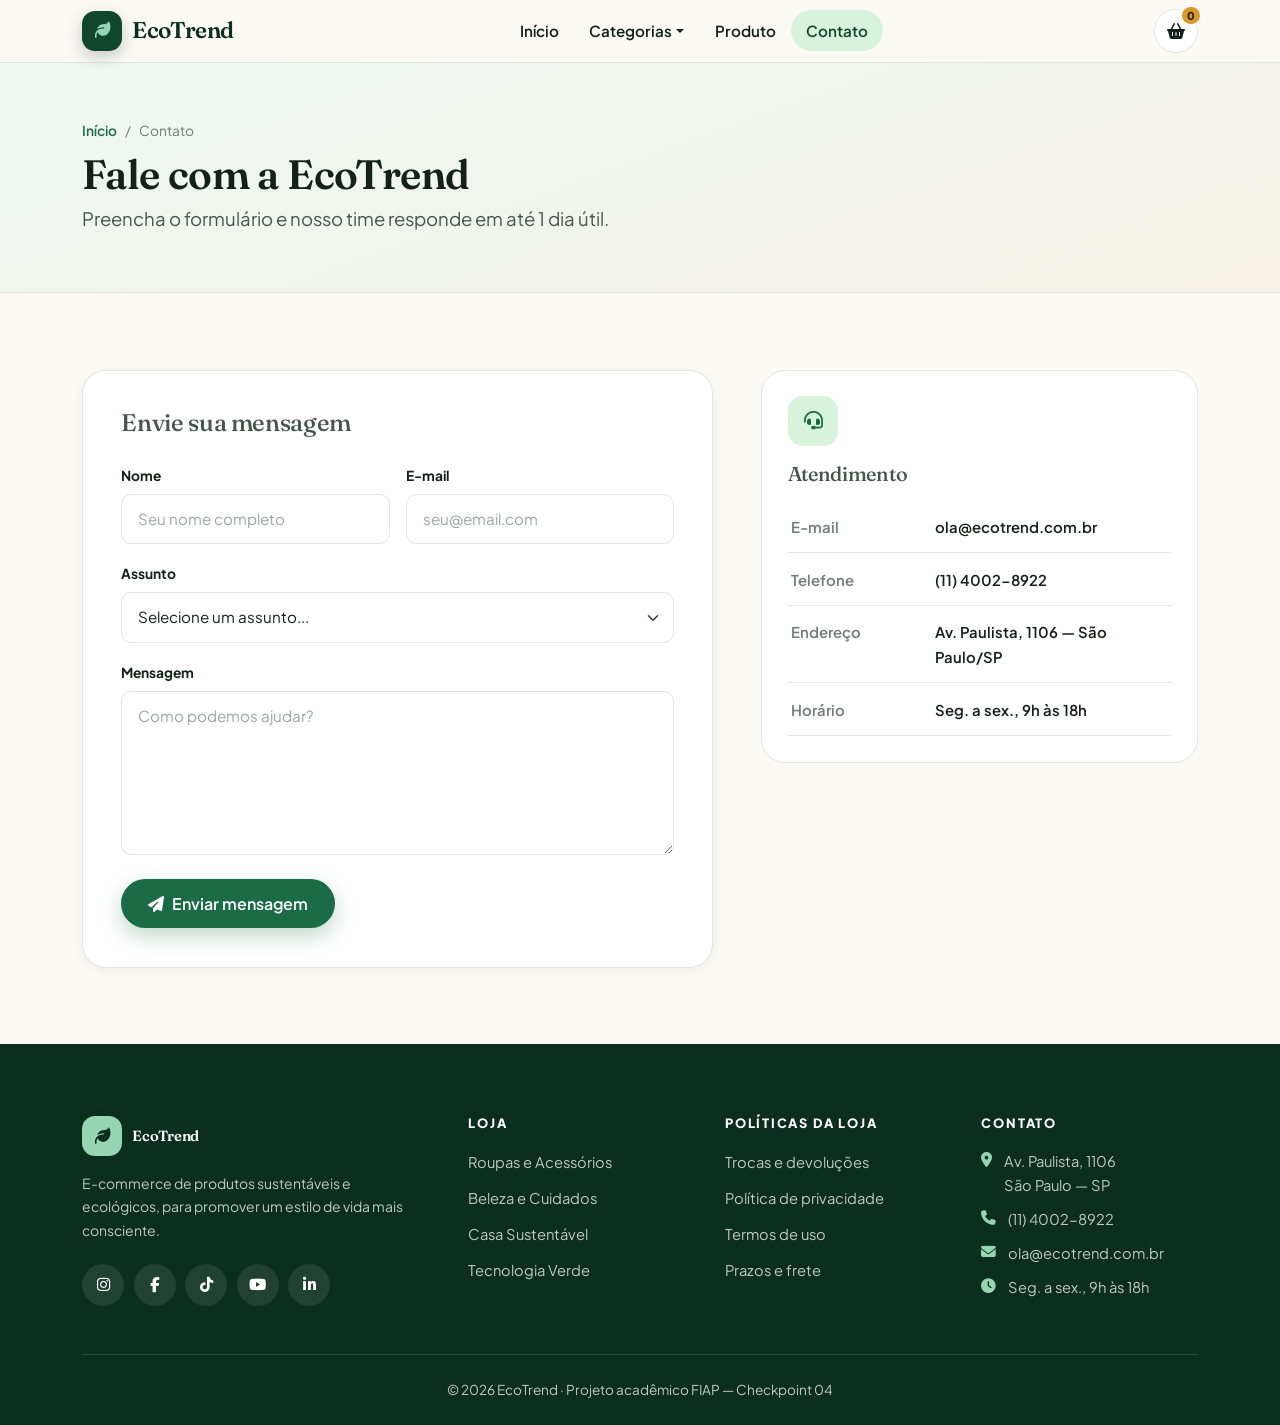
<file: src/contato.html>
<!DOCTYPE html>
<html lang="pt-BR">
<head>
  <meta charset="UTF-8">
  <meta name="viewport" content="width=device-width, initial-scale=1">
  <meta name="description" content="Fale com a EcoTrend pelo formulário de contato ou pelos canais de atendimento.">
  <title>Contato — EcoTrend</title>

  <link rel="icon" href="img/favicon.svg" type="image/svg+xml">

  <!-- Google Fonts -->
  <link rel="preconnect" href="https://fonts.googleapis.com">
  <link rel="preconnect" href="https://fonts.gstatic.com" crossorigin>
  <link href="https://fonts.googleapis.com/css2?family=Fraunces:opsz,wght@9..144,400;9..144,600&family=Plus+Jakarta+Sans:wght@400;500;600;700;800&display=swap" rel="stylesheet">

  <!-- Bootstrap 5 -->
  <link href="https://cdn.jsdelivr.net/npm/bootstrap@5.3.3/dist/css/bootstrap.min.css" rel="stylesheet">
  <!-- Font Awesome 6 -->
  <link href="https://cdnjs.cloudflare.com/ajax/libs/font-awesome/6.5.2/css/all.min.css" rel="stylesheet">
  <!-- Estilos personalizados -->
  <link href="css/style.css" rel="stylesheet">
</head>
<body>

<!-- ===================== HEADER: logo, menu e ícone de carrinho ===================== -->
<header>
  <nav class="navbar navbar-expand-lg navbar-eco sticky-top" aria-label="Navegação principal">
    <div class="container">
      <a class="brand" href="../index.html">
        <span class="brand__mark"><i class="fa-solid fa-leaf"></i></span>
        EcoTrend
      </a>

      <div class="d-flex align-items-center gap-2 order-lg-last">
        <a href="#" class="icon-btn" aria-label="Carrinho de compras">
          <i class="fa-solid fa-basket-shopping"></i>
          <span class="cart-count">0</span>
        </a>
        <button class="navbar-toggler d-lg-none" type="button" data-bs-toggle="collapse"
                data-bs-target="#menuPrincipal" aria-controls="menuPrincipal"
                aria-expanded="false" aria-label="Abrir menu">
          <i class="fa-solid fa-bars"></i>
        </button>
      </div>

      <div class="collapse navbar-collapse flex-lg-grow-1" id="menuPrincipal">
        <ul class="navbar-nav mx-lg-auto mb-2 mb-lg-0">
          <li class="nav-item"><a class="nav-link" href="../index.html">Início</a></li>
          <li class="nav-item dropdown">
            <a class="nav-link dropdown-toggle" href="categorias.html" role="button"
               data-bs-toggle="dropdown" aria-expanded="false">Categorias</a>
            <ul class="dropdown-menu">
              <li><a class="dropdown-item" href="categorias.html?cat=roupas"><i class="fa-solid fa-shirt"></i> Roupas e Acessórios</a></li>
              <li><a class="dropdown-item" href="categorias.html?cat=beleza"><i class="fa-solid fa-pump-soap"></i> Beleza e Cuidados</a></li>
              <li><a class="dropdown-item" href="categorias.html?cat=casa"><i class="fa-solid fa-mug-saucer"></i> Casa Sustentável</a></li>
              <li><a class="dropdown-item" href="categorias.html?cat=tech"><i class="fa-solid fa-solar-panel"></i> Tecnologia Verde</a></li>
              <li><hr class="dropdown-divider"></li>
              <li><a class="dropdown-item" href="categorias.html"><i class="fa-solid fa-grip"></i> Ver todos os produtos</a></li>
            </ul>
          </li>
          <li class="nav-item"><a class="nav-link" href="produto.html">Produto</a></li>
          <li class="nav-item"><a class="nav-link active" href="contato.html">Contato</a></li>
        </ul>
      </div>
    </div>
  </nav>
</header>

<main>
  <section class="page-head">
    <div class="container">
      <nav aria-label="Você está aqui">
        <ol class="breadcrumb mb-2">
          <li class="breadcrumb-item"><a href="../index.html">Início</a></li>
          <li class="breadcrumb-item active" aria-current="page">Contato</li>
        </ol>
      </nav>
      <h1 class="section-title">Fale com a EcoTrend</h1>
      <p class="lead-eco mb-0">Preencha o formulário e nosso time responde em até 1 dia útil.</p>
    </div>
  </section>

  <section class="section">
    <div class="container">
      <div class="row g-4 g-lg-5">

        <!-- ===================== FORMULÁRIO DE CONTATO ===================== -->
        <div class="col-lg-7">
          <div class="form-panel">
            <h2 class="h4 mb-4">Envie sua mensagem</h2>

            <div class="alert mb-4" id="retornoContato" hidden
                 style="background:var(--eco-50);border:1px solid var(--eco-300);border-radius:var(--radius);color:var(--eco-900)">
              <i class="fa-solid fa-circle-check text-eco me-2"></i>
              Mensagem enviada com sucesso! Responderemos em breve.
            </div>

            <form id="formContato" class="row g-3" novalidate>
              <div class="col-md-6">
                <label for="nome" class="form-label">Nome</label>
                <input type="text" class="form-control" id="nome" name="nome"
                       placeholder="Seu nome completo" required minlength="3">
                <div class="invalid-feedback">Informe seu nome (mínimo 3 caracteres).</div>
              </div>

              <div class="col-md-6">
                <label for="email" class="form-label">E-mail</label>
                <input type="email" class="form-control" id="email" name="email"
                       placeholder="seu@email.com" required>
                <div class="invalid-feedback">Informe um e-mail válido.</div>
              </div>

              <div class="col-12">
                <label for="assunto" class="form-label">Assunto</label>
                <select class="form-select" id="assunto" name="assunto" required>
                  <option value="">Selecione um assunto...</option>
                  <option>Dúvida sobre um produto</option>
                  <option>Status do meu pedido</option>
                  <option>Troca ou devolução</option>
                  <option>Parcerias</option>
                  <option>Outro assunto</option>
                </select>
                <div class="invalid-feedback">Escolha o assunto da mensagem.</div>
              </div>

              <div class="col-12">
                <label for="mensagem" class="form-label">Mensagem</label>
                <textarea class="form-control" id="mensagem" name="mensagem" rows="6"
                          placeholder="Como podemos ajudar?" required minlength="10"></textarea>
                <div class="invalid-feedback">Escreva sua mensagem (mínimo 10 caracteres).</div>
              </div>

              <div class="col-12 mt-4">
                <button type="submit" class="btn btn-eco">
                  <i class="fa-solid fa-paper-plane me-2"></i>Enviar mensagem
                </button>
              </div>
            </form>
          </div>
        </div>

        <!-- informações de atendimento -->
        <div class="col-lg-5">
          <div class="info-card">
            <i class="fa-solid fa-headset"></i>
            <h2 class="h5 mb-3">Atendimento</h2>
            <dl class="spec-list mb-0">
              <div><dt>E-mail</dt><dd>ola@ecotrend.com.br</dd></div>
              <div><dt>Telefone</dt><dd>(11) 4002-8922</dd></div>
              <div><dt>Endereço</dt><dd>Av. Paulista, 1106 — São Paulo/SP</dd></div>
              <div><dt>Horário</dt><dd>Seg. a sex., 9h às 18h</dd></div>
            </dl>
          </div>
        </div>
      </div>
    </div>
  </section>
</main>

<!-- ===================== FOOTER ===================== -->
<footer class="footer">
  <div class="container">
    <div class="footer-grid">
      <div>
        <a class="brand mb-3 d-inline-flex" href="../index.html">
          <span class="brand__mark"><i class="fa-solid fa-leaf"></i></span> EcoTrend
        </a>
        <p class="small">E-commerce de produtos sustentáveis e ecológicos, para promover um estilo de vida mais consciente.</p>
        <div class="social">
          <a href="#" aria-label="Instagram"><i class="fa-brands fa-instagram"></i></a>
          <a href="#" aria-label="Facebook"><i class="fa-brands fa-facebook-f"></i></a>
          <a href="#" aria-label="TikTok"><i class="fa-brands fa-tiktok"></i></a>
          <a href="#" aria-label="YouTube"><i class="fa-brands fa-youtube"></i></a>
          <a href="#" aria-label="LinkedIn"><i class="fa-brands fa-linkedin-in"></i></a>
        </div>
      </div>

      <div>
        <h4>Loja</h4>
        <ul>
          <li><a href="categorias.html?cat=roupas">Roupas e Acessórios</a></li>
          <li><a href="categorias.html?cat=beleza">Beleza e Cuidados</a></li>
          <li><a href="categorias.html?cat=casa">Casa Sustentável</a></li>
          <li><a href="categorias.html?cat=tech">Tecnologia Verde</a></li>
        </ul>
      </div>

      <div>
        <h4>Políticas da loja</h4>
        <ul>
          <li><a href="#">Trocas e devoluções</a></li>
          <li><a href="#">Política de privacidade</a></li>
          <li><a href="#">Termos de uso</a></li>
          <li><a href="#">Prazos e frete</a></li>
        </ul>
      </div>

      <div>
        <h4>Contato</h4>
        <ul>
          <li class="contact-line"><i class="fa-solid fa-location-dot"></i><span>Av. Paulista, 1106<br>São Paulo — SP</span></li>
          <li class="contact-line"><i class="fa-solid fa-phone"></i><span>(11) 4002-8922</span></li>
          <li class="contact-line"><i class="fa-solid fa-envelope"></i><a href="mailto:ola@ecotrend.com.br">ola@ecotrend.com.br</a></li>
          <li class="contact-line"><i class="fa-solid fa-clock"></i><span>Seg. a sex., 9h às 18h</span></li>
        </ul>
      </div>
    </div>

    <div class="footer-bottom text-center">
      <p class="mb-0">© 2026 EcoTrend · Projeto acadêmico FIAP — Checkpoint 04</p>
    </div>
  </div>
</footer>

<script src="https://cdn.jsdelivr.net/npm/bootstrap@5.3.3/dist/js/bootstrap.bundle.min.js"></script>
<script src="js/main.js"></script>
</body>
</html>
</file>
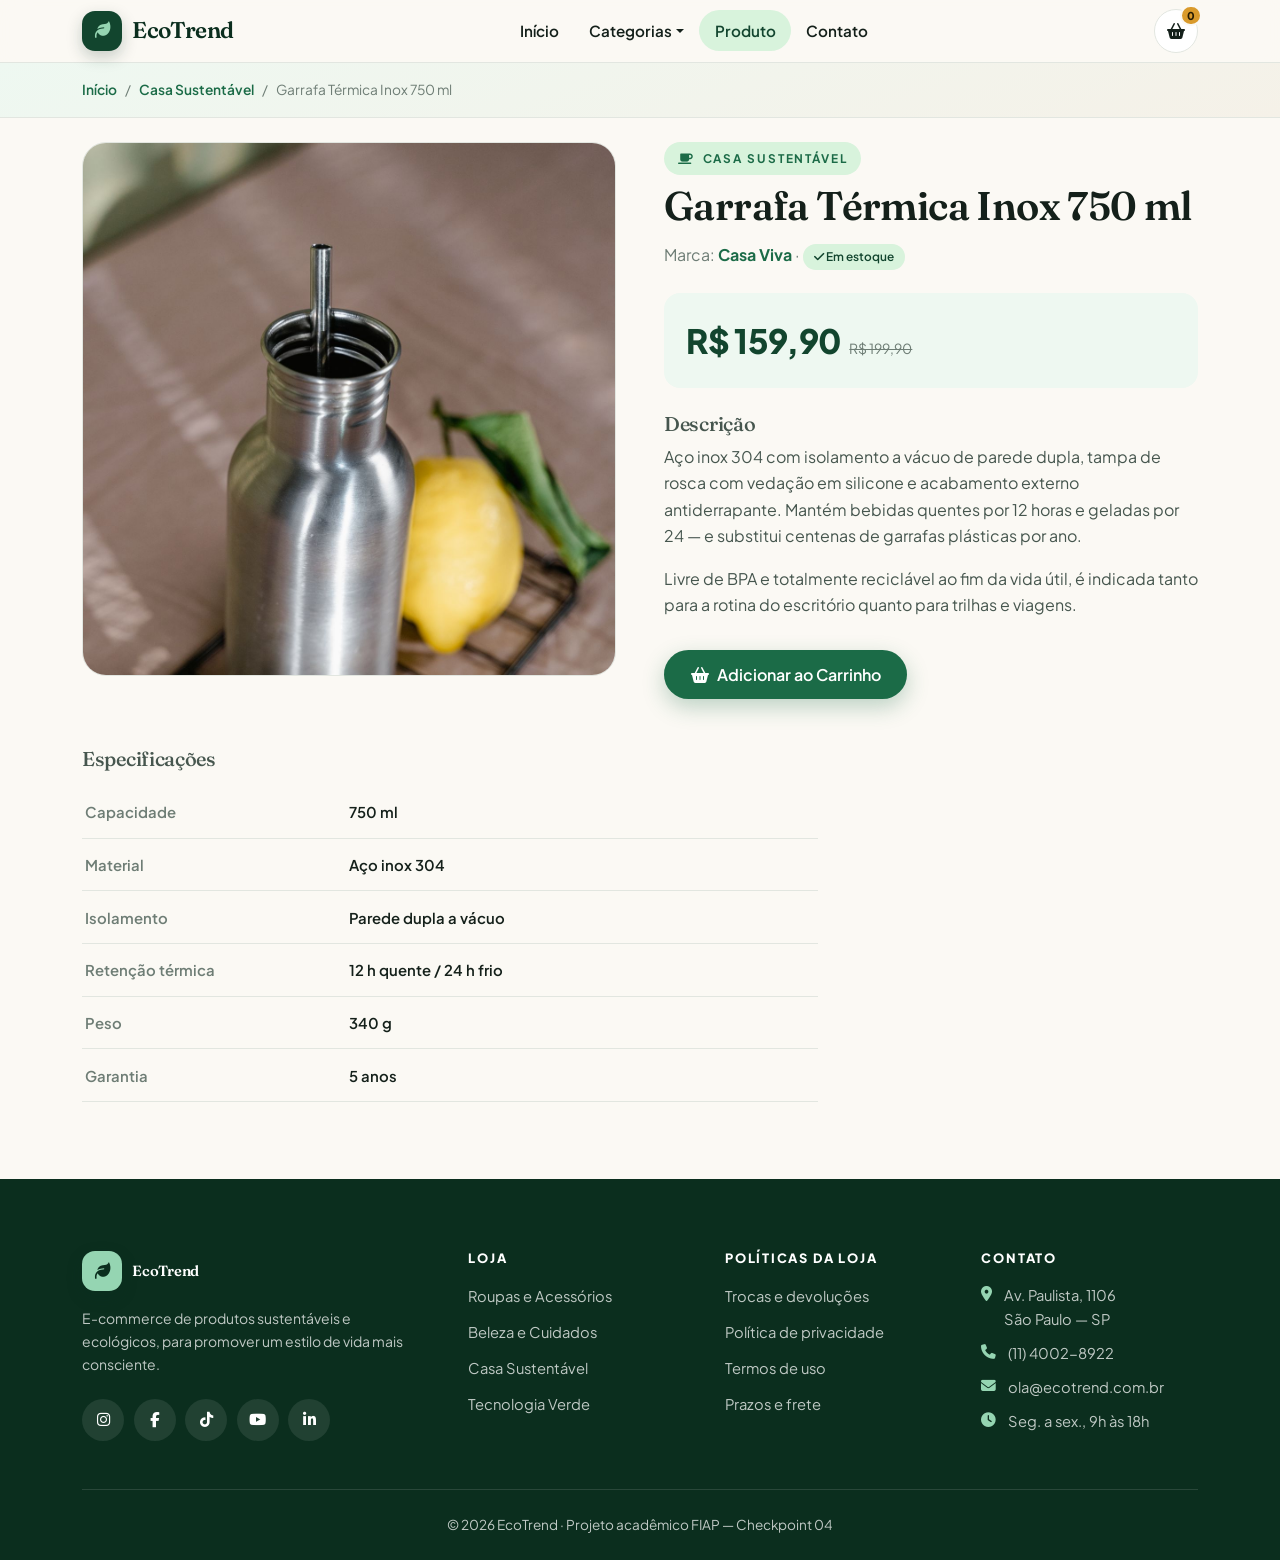
<file: src/produto.html>
<!DOCTYPE html>
<html lang="pt-BR">
<head>
  <meta charset="UTF-8">
  <meta name="viewport" content="width=device-width, initial-scale=1">
  <meta name="description" content="Detalhes do produto: garrafa térmica de inox 750 ml da EcoTrend.">
  <title>Garrafa Térmica Inox 750 ml — EcoTrend</title>

  <link rel="icon" href="img/favicon.svg" type="image/svg+xml">

  <!-- Google Fonts -->
  <link rel="preconnect" href="https://fonts.googleapis.com">
  <link rel="preconnect" href="https://fonts.gstatic.com" crossorigin>
  <link href="https://fonts.googleapis.com/css2?family=Fraunces:opsz,wght@9..144,400;9..144,600&family=Plus+Jakarta+Sans:wght@400;500;600;700;800&display=swap" rel="stylesheet">

  <!-- Bootstrap 5 -->
  <link href="https://cdn.jsdelivr.net/npm/bootstrap@5.3.3/dist/css/bootstrap.min.css" rel="stylesheet">
  <!-- Font Awesome 6 -->
  <link href="https://cdnjs.cloudflare.com/ajax/libs/font-awesome/6.5.2/css/all.min.css" rel="stylesheet">
  <!-- Estilos personalizados -->
  <link href="css/style.css" rel="stylesheet">
</head>
<body>

<!-- ===================== HEADER: logo, menu e ícone de carrinho ===================== -->
<header>
  <nav class="navbar navbar-expand-lg navbar-eco sticky-top" aria-label="Navegação principal">
    <div class="container">
      <a class="brand" href="../index.html">
        <span class="brand__mark"><i class="fa-solid fa-leaf"></i></span>
        EcoTrend
      </a>

      <div class="d-flex align-items-center gap-2 order-lg-last">
        <a href="#" id="botaoCarrinho" class="icon-btn" aria-label="Carrinho de compras">
          <i class="fa-solid fa-basket-shopping"></i>
          <span class="cart-count">0</span>
        </a>
        <button class="navbar-toggler d-lg-none" type="button" data-bs-toggle="collapse"
                data-bs-target="#menuPrincipal" aria-controls="menuPrincipal"
                aria-expanded="false" aria-label="Abrir menu">
          <i class="fa-solid fa-bars"></i>
        </button>
      </div>

      <div class="collapse navbar-collapse flex-lg-grow-1" id="menuPrincipal">
        <ul class="navbar-nav mx-lg-auto mb-2 mb-lg-0">
          <li class="nav-item"><a class="nav-link" href="../index.html">Início</a></li>
          <li class="nav-item dropdown">
            <a class="nav-link dropdown-toggle" href="categorias.html" role="button"
               data-bs-toggle="dropdown" aria-expanded="false">Categorias</a>
            <ul class="dropdown-menu">
              <li><a class="dropdown-item" href="categorias.html?cat=roupas"><i class="fa-solid fa-shirt"></i> Roupas e Acessórios</a></li>
              <li><a class="dropdown-item" href="categorias.html?cat=beleza"><i class="fa-solid fa-pump-soap"></i> Beleza e Cuidados</a></li>
              <li><a class="dropdown-item" href="categorias.html?cat=casa"><i class="fa-solid fa-mug-saucer"></i> Casa Sustentável</a></li>
              <li><a class="dropdown-item" href="categorias.html?cat=tech"><i class="fa-solid fa-solar-panel"></i> Tecnologia Verde</a></li>
              <li><hr class="dropdown-divider"></li>
              <li><a class="dropdown-item" href="categorias.html"><i class="fa-solid fa-grip"></i> Ver todos os produtos</a></li>
            </ul>
          </li>
          <li class="nav-item"><a class="nav-link active" href="produto.html">Produto</a></li>
          <li class="nav-item"><a class="nav-link" href="contato.html">Contato</a></li>
        </ul>
      </div>
    </div>
  </nav>
</header>

<main>
  <section class="page-head py-3">
    <div class="container">
      <nav aria-label="Você está aqui">
        <ol class="breadcrumb mb-0">
          <li class="breadcrumb-item"><a href="../index.html">Início</a></li>
          <li class="breadcrumb-item"><a href="categorias.html?cat=casa">Casa Sustentável</a></li>
          <li class="breadcrumb-item active" aria-current="page">Garrafa Térmica Inox 750 ml</li>
        </ol>
      </nav>
    </div>
  </section>

  <!-- ===================== DETALHES DO PRODUTO ===================== -->
  <section class="section pt-4">
    <div class="container">
      <div class="row g-4 g-lg-5">

        <!-- imagem em destaque -->
        <div class="col-lg-6">
          <figure class="produto-media mb-0">
            <img src="img/garrafa.jpg" alt="Garrafa Térmica Inox 750 ml">
          </figure>
        </div>

        <!-- informações detalhadas -->
        <div class="col-lg-6">
          <span class="eyebrow"><i class="fa-solid fa-mug-saucer"></i> Casa Sustentável</span>
          <h1 class="product-title">Garrafa Térmica Inox 750 ml</h1>
          <p class="text-muted-eco mb-4">Marca: <strong class="text-eco">Casa Viva</strong>
            · <span class="badge-eco"><i class="fa-solid fa-check"></i> Em estoque</span></p>

          <div class="price-block mb-4">
            <p class="price mb-0">
              <span class="price__now">R$ 159,90</span>
              <span class="price__old">R$ 199,90</span>
            </p>
          </div>

          <h2 class="h5">Descrição</h2>
          <p>Aço inox 304 com isolamento a vácuo de parede dupla, tampa de rosca com vedação em
             silicone e acabamento externo antiderrapante. Mantém bebidas quentes por 12 horas e
             geladas por 24 — e substitui centenas de garrafas plásticas por ano.</p>
          <p>Livre de BPA e totalmente reciclável ao fim da vida útil, é indicada tanto para a
             rotina do escritório quanto para trilhas e viagens.</p>

          <button type="button" class="btn btn-eco mt-3" data-acao="adicionar-carrinho">
            <i class="fa-solid fa-basket-shopping me-2"></i>Adicionar ao Carrinho
          </button>
        </div>
      </div>

      <!-- especificações -->
      <div class="row mt-5">
        <div class="col-lg-8">
          <h2 class="h5 mb-3">Especificações</h2>
          <dl class="spec-list mb-0">
        <div><dt>Capacidade</dt><dd>750 ml</dd></div>
        <div><dt>Material</dt><dd>Aço inox 304</dd></div>
        <div><dt>Isolamento</dt><dd>Parede dupla a vácuo</dd></div>
        <div><dt>Retenção térmica</dt><dd>12 h quente / 24 h frio</dd></div>
        <div><dt>Peso</dt><dd>340 g</dd></div>
        <div><dt>Garantia</dt><dd>5 anos</dd></div>
          </dl>
        </div>
      </div>
    </div>
  </section>
</main>

<!-- ===================== FOOTER ===================== -->
<footer class="footer">
  <div class="container">
    <div class="footer-grid">
      <div>
        <a class="brand mb-3 d-inline-flex" href="../index.html">
          <span class="brand__mark"><i class="fa-solid fa-leaf"></i></span> EcoTrend
        </a>
        <p class="small">E-commerce de produtos sustentáveis e ecológicos, para promover um estilo de vida mais consciente.</p>
        <div class="social">
          <a href="#" aria-label="Instagram"><i class="fa-brands fa-instagram"></i></a>
          <a href="#" aria-label="Facebook"><i class="fa-brands fa-facebook-f"></i></a>
          <a href="#" aria-label="TikTok"><i class="fa-brands fa-tiktok"></i></a>
          <a href="#" aria-label="YouTube"><i class="fa-brands fa-youtube"></i></a>
          <a href="#" aria-label="LinkedIn"><i class="fa-brands fa-linkedin-in"></i></a>
        </div>
      </div>

      <div>
        <h4>Loja</h4>
        <ul>
          <li><a href="categorias.html?cat=roupas">Roupas e Acessórios</a></li>
          <li><a href="categorias.html?cat=beleza">Beleza e Cuidados</a></li>
          <li><a href="categorias.html?cat=casa">Casa Sustentável</a></li>
          <li><a href="categorias.html?cat=tech">Tecnologia Verde</a></li>
        </ul>
      </div>

      <div>
        <h4>Políticas da loja</h4>
        <ul>
          <li><a href="#">Trocas e devoluções</a></li>
          <li><a href="#">Política de privacidade</a></li>
          <li><a href="#">Termos de uso</a></li>
          <li><a href="#">Prazos e frete</a></li>
        </ul>
      </div>

      <div>
        <h4>Contato</h4>
        <ul>
          <li class="contact-line"><i class="fa-solid fa-location-dot"></i><span>Av. Paulista, 1106<br>São Paulo — SP</span></li>
          <li class="contact-line"><i class="fa-solid fa-phone"></i><span>(11) 4002-8922</span></li>
          <li class="contact-line"><i class="fa-solid fa-envelope"></i><a href="mailto:ola@ecotrend.com.br">ola@ecotrend.com.br</a></li>
          <li class="contact-line"><i class="fa-solid fa-clock"></i><span>Seg. a sex., 9h às 18h</span></li>
        </ul>
      </div>
    </div>

    <div class="footer-bottom text-center">
      <p class="mb-0">© 2026 EcoTrend · Projeto acadêmico FIAP — Checkpoint 04</p>
    </div>
  </div>
</footer>

<script src="https://cdn.jsdelivr.net/npm/bootstrap@5.3.3/dist/js/bootstrap.bundle.min.js"></script>
<script src="js/main.js"></script>
</body>
</html>
</file>
<file: src/css/style.css>
/* =========================================================================
   EcoTrend — Estilos personalizados (sobrescreve o Bootstrap)
   Checkpoint 04 — Front-end Design | FIAP
   Sumário:
     01. Design tokens
     02. Base e tipografia
     03. Utilitários e botões
     04. Header e navegação
     05. Banner (carrossel)
     06. Cards de produto
     07. Página de categorias (filtros e grid)
     08. Página de detalhes do produto
     09. Página de contato (formulário)
     10. Rodapé
     11. Responsividade
   ========================================================================= */

/* ---------- 01. Design tokens ---------------------------------------- */
:root {
  --eco-900: #0B2E1E;
  --eco-800: #12452E;
  --eco-700: #1B6B47;
  --eco-600: #2D6A4F;
  --eco-500: #40916C;
  --eco-400: #63B38A;
  --eco-300: #95D5B2;
  --eco-100: #D8F3DC;
  --eco-50:  #EEF8F1;

  --sand:  #F5F1E8;
  --cream: #FBF9F4;
  --clay:  #C98B7E;
  --amber: #D99A2B;

  --ink:   #14201A;
  --body:  #46564E;
  --muted: #6E7D75;
  --line:  #E2E6E0;

  --radius-sm: 10px;
  --radius:    16px;
  --radius-lg: 24px;

  --shadow-sm: 0 2px 10px rgba(11, 46, 30, .06);
  --shadow:    0 10px 30px rgba(11, 46, 30, .08);
  --shadow-lg: 0 22px 60px rgba(11, 46, 30, .14);

  --ease: cubic-bezier(.22, .8, .3, 1);

  /* sobrescrita das variáveis do próprio Bootstrap */
  --bs-body-font-family: "Plus Jakarta Sans", system-ui, -apple-system, "Segoe UI", sans-serif;
  --bs-body-color: var(--body);
  --bs-body-bg: var(--cream);
  --bs-border-color: var(--line);
  --bs-primary: var(--eco-600);
  --bs-primary-rgb: 45, 106, 79;
  --bs-link-color: var(--eco-700);
  --bs-link-hover-color: var(--eco-900);
  --bs-focus-ring-color: rgba(45, 106, 79, .28);
}

/* ---------- 02. Base e tipografia ------------------------------------ */
html { scroll-behavior: smooth; }

body {
  background: var(--cream);
  color: var(--body);
  font-family: var(--bs-body-font-family);
  line-height: 1.65;
  overflow-x: hidden;
}

h1, h2, h3, h4, h5 {
  font-family: "Fraunces", Georgia, "Times New Roman", serif;
  color: var(--ink);
  font-weight: 600;
  letter-spacing: -.015em;
  line-height: 1.15;
}

.section-title { font-size: clamp(1.7rem, 3.2vw, 2.6rem); margin-bottom: .35rem; }
.lead-eco { font-size: clamp(1rem, 1.6vw, 1.16rem); color: var(--body); max-width: 56ch; }

a { text-decoration: none; transition: color .2s var(--ease); }

::selection { background: var(--eco-300); color: var(--eco-900); }

:focus-visible {
  outline: 3px solid var(--eco-400);
  outline-offset: 2px;
  border-radius: 6px;
}

/* ---------- 03. Utilitários e botões --------------------------------- */
.text-eco       { color: var(--eco-700) !important; }
.text-muted-eco { color: var(--muted) !important; }
.bg-sand        { background: var(--sand) !important; }

.section { padding: clamp(3rem, 6vw, 5rem) 0; }

.eyebrow {
  display: inline-flex;
  align-items: center;
  gap: .5rem;
  font-size: .74rem;
  font-weight: 700;
  letter-spacing: .16em;
  text-transform: uppercase;
  color: var(--eco-700);
  background: var(--eco-100);
  padding: .4rem .85rem;
  border-radius: 999px;
}

.btn {
  --bs-btn-font-weight: 600;
  border-radius: 999px;
  padding: .72rem 1.6rem;
  transition: transform .22s var(--ease), box-shadow .22s var(--ease),
              background-color .2s var(--ease), color .2s var(--ease);
}
.btn:active { transform: translateY(1px); }

.btn-eco {
  background: var(--eco-700);
  color: #fff;
  box-shadow: 0 8px 22px rgba(27, 107, 71, .28);
}
.btn-eco:hover, .btn-eco:focus { background: var(--eco-900); color: #fff; transform: translateY(-2px); }


.link-arrow {
  font-weight: 600;
  color: var(--eco-800);
  display: inline-flex;
  align-items: center;
  gap: .5rem;
}
.link-arrow i { transition: transform .25s var(--ease); }
.link-arrow:hover { color: var(--eco-600); }
.link-arrow:hover i { transform: translateX(5px); }

.badge-eco {
  background: var(--eco-100);
  color: var(--eco-800);
  font-weight: 600;
  border-radius: 999px;
  padding: .34rem .7rem;
  font-size: .74rem;
}

/* ---------- 04. Header e navegação ----------------------------------- */
.navbar-eco {
  background: rgba(251, 249, 244, .92);
  backdrop-filter: blur(14px);
  -webkit-backdrop-filter: blur(14px);
  border-bottom: 1px solid var(--line);
  padding-block: .55rem;
}

.brand {
  display: inline-flex;
  align-items: center;
  gap: .65rem;
  font-family: "Fraunces", Georgia, serif;
  font-size: 1.42rem;
  font-weight: 600;
  color: var(--eco-900);
  letter-spacing: -.02em;
}
.brand:hover { color: var(--eco-700); }
.brand__mark {
  width: 40px; height: 40px;
  display: grid; place-items: center;
  background: var(--eco-800);
  color: var(--eco-300);
  border-radius: 13px;
  font-size: 1.05rem;
  box-shadow: 0 6px 16px rgba(11, 46, 30, .22);
}
.brand__mark i { transform: rotate(-8deg); }

.navbar-eco .nav-link {
  color: var(--ink);
  font-weight: 600;
  font-size: .95rem;
  padding: .5rem .95rem !important;
  border-radius: 999px;
}
.navbar-eco .nav-link:hover { color: var(--eco-700); background: var(--eco-50); }
.navbar-eco .nav-link.active { color: var(--eco-800); background: var(--eco-100); }

.navbar-eco .dropdown-menu {
  border: 1px solid var(--line);
  border-radius: var(--radius);
  box-shadow: var(--shadow);
  padding: .5rem;
  min-width: 260px;
}
.navbar-eco .dropdown-item {
  border-radius: 10px;
  padding: .6rem .8rem;
  font-weight: 500;
  color: var(--body);
  display: flex;
  align-items: center;
  gap: .7rem;
}
.navbar-eco .dropdown-item:hover { background: var(--eco-50); color: var(--eco-800); }
.navbar-eco .dropdown-item i { color: var(--eco-500); width: 1.1rem; text-align: center; }

.icon-btn {
  width: 44px; height: 44px;
  border-radius: 50%;
  border: 1px solid var(--line);
  background: #fff;
  color: var(--ink);
  display: grid; place-items: center;
  position: relative;
  transition: all .22s var(--ease);
}
.icon-btn:hover { background: var(--eco-800); color: #fff; border-color: var(--eco-800); }

.cart-count {
  position: absolute;
  top: -5px; right: -5px;
  min-width: 21px; height: 21px;
  padding: 0 5px;
  background: var(--amber);
  color: #241a02;
  font-size: .68rem;
  font-weight: 800;
  border-radius: 999px;
  display: grid; place-items: center;
  border: 2px solid var(--cream);
}

.navbar-toggler { border: 1px solid var(--line); border-radius: 12px; padding: .45rem .6rem; }
.navbar-toggler:focus { box-shadow: none; }

/* ---------- 05. Banner (carrossel) ----------------------------------- */
.hero { background: var(--sand); position: relative; overflow: hidden; }

.hero-slide {
  display: grid;
  grid-template-columns: 1.05fr .95fr;
  align-items: center;
  gap: 2.5rem;
  min-height: clamp(480px, 70vh, 640px);
  padding: 3rem 0;
}

.hero-slide__content { max-width: 40rem; }
.hero-slide__title {
  font-size: clamp(2.2rem, 5vw, 3.9rem);
  line-height: 1.03;
  letter-spacing: -.03em;
  margin: 1rem 0;
}
.hero-slide__text { font-size: clamp(1rem, 1.5vw, 1.14rem); max-width: 44ch; margin-bottom: 1.9rem; }

.hero-stage {
  position: relative;
  display: grid;
  place-items: center;
  aspect-ratio: 1 / 1;
  max-width: 440px;
  margin-inline: auto;
  width: 100%;
}
.hero-stage::before {
  content: "";
  position: absolute; inset: 0;
  border-radius: 46% 54% 58% 42% / 52% 46% 54% 48%;
  background: radial-gradient(circle at 30% 28%, #fff 0%, var(--eco-100) 55%, var(--eco-300) 100%);
}
.hero-stage img {
  position: relative;
  max-width: 76%;
  max-height: 76%;
  width: auto;
  height: auto;
  object-fit: contain;
  border-radius: 18px;
  filter: drop-shadow(0 26px 42px rgba(11, 46, 30, .2));
}

.hero-carousel .carousel-indicators { bottom: 1.4rem; margin-bottom: 0; gap: .5rem; }
.hero-carousel .carousel-indicators [data-bs-target] {
  width: 34px; height: 5px;
  border-radius: 999px;
  background: var(--eco-800);
  opacity: .22;
  border: 0;
  transition: all .3s var(--ease);
}
.hero-carousel .carousel-indicators .active { opacity: 1; width: 54px; }

.hero-carousel .carousel-control-prev,
.hero-carousel .carousel-control-next {
  width: 52px; height: 52px;
  top: auto; bottom: 1.9rem;
  background: #fff;
  border-radius: 50%;
  opacity: 1;
  box-shadow: var(--shadow);
  color: var(--eco-900);
  display: grid; place-items: center;
  transition: all .22s var(--ease);
}
.hero-carousel .carousel-control-prev { left: auto; right: 5.2rem; }
.hero-carousel .carousel-control-next { right: 1.2rem; }
.hero-carousel .carousel-control-prev:hover,
.hero-carousel .carousel-control-next:hover { background: var(--eco-800); color: #fff; }

/* ---------- 06. Cards de produto (componente card do Bootstrap) ------ */
.product-card {
  background: #fff;
  border: 1px solid var(--line);
  border-radius: var(--radius-lg);
  overflow: hidden;
  transition: transform .3s var(--ease), box-shadow .3s var(--ease), border-color .3s var(--ease);
}
.product-card:hover {
  transform: translateY(-7px);
  box-shadow: var(--shadow-lg);
  border-color: var(--eco-300);
}

.product-card__media {
  position: relative;
  background: var(--sand);
  aspect-ratio: 4 / 3;
  overflow: hidden;
}
.product-card__media a {            /* o link preenche toda a área da imagem */
  display: block;
  width: 100%;
  height: 100%;
}
.product-card__media img {
  display: block;
  width: 100%; height: 100%;
  object-fit: cover;                /* preenche o quadro com a fotografia real */
  transition: transform .45s var(--ease);
}
.product-card:hover .product-card__media img { transform: scale(1.07); }


.product-card .card-body {
  padding: 1.15rem 1.25rem 1.35rem;
  display: flex;
  flex-direction: column;
  gap: .5rem;
}
.product-card__brand {
  font-size: .72rem; font-weight: 700; letter-spacing: .1em;
  text-transform: uppercase; color: var(--eco-600);
}
.product-card .card-title {
  font-family: var(--bs-body-font-family);
  font-size: 1rem; font-weight: 700; color: var(--ink);
  line-height: 1.35; margin: 0;
}
.product-card .card-title a { color: inherit; }
.product-card .card-title a:hover { color: var(--eco-700); }


.price { display: flex; align-items: baseline; gap: .5rem; margin-top: auto; }
.price__now { font-size: 1.22rem; font-weight: 800; color: var(--eco-800); letter-spacing: -.02em; }
.price__old { font-size: .87rem; color: var(--muted); text-decoration: line-through; }

.btn-add {
  width: 100%;
  background: var(--eco-50);
  color: var(--eco-800);
  border: 1px solid var(--eco-100);
  font-weight: 700;
  font-size: .9rem;
  padding: .68rem 1rem;
  border-radius: 999px;
  display: inline-flex; align-items: center; justify-content: center; gap: .5rem;
}
.btn-add:hover { background: var(--eco-800); border-color: var(--eco-800); color: #fff; }

/* ---------- 07. Página de categorias --------------------------------- */
.page-head {
  background: linear-gradient(160deg, var(--eco-50), var(--sand));
  border-bottom: 1px solid var(--line);
  padding: clamp(2.2rem, 5vw, 3.6rem) 0;
}
.breadcrumb { --bs-breadcrumb-divider-color: var(--muted); font-size: .86rem; margin-bottom: .6rem; }
.breadcrumb a { color: var(--eco-700); font-weight: 600; }
.breadcrumb-item.active { color: var(--muted); }

.filters {
  background: #fff;
  border: 1px solid var(--line);
  border-radius: var(--radius-lg);
  padding: 1.5rem;
  position: sticky;
  top: 90px;
}
.filters h3 {
  font-family: var(--bs-body-font-family);
  font-size: .78rem; font-weight: 800;
  letter-spacing: .12em; text-transform: uppercase;
  color: var(--ink);
  margin-bottom: .9rem;
}
.filter-group + .filter-group { border-top: 1px solid var(--line); margin-top: 1.35rem; padding-top: 1.35rem; }

.form-check-input {
  border-color: #C6CFC9;
  width: 1.15em; height: 1.15em;
  margin-top: .18em;
}
.form-check-input:checked { background-color: var(--eco-600); border-color: var(--eco-600); }
.form-check-input:focus { border-color: var(--eco-400); box-shadow: 0 0 0 .2rem rgba(64, 145, 108, .18); }
.form-check-label { font-size: .92rem; cursor: pointer; color: var(--body); }
.form-check-label .count { color: var(--muted); font-size: .8rem; }

.form-range { accent-color: var(--eco-600); }
.form-range::-webkit-slider-thumb { background: var(--eco-700); }
.form-range::-moz-range-thumb { background: var(--eco-700); border: 0; }

/* grade de produtos montada com CSS Grid */
.product-grid {
  display: grid;
  grid-template-columns: repeat(auto-fill, minmax(255px, 1fr));
  gap: 1.5rem;
  align-items: stretch;
}
.product-grid .product-card { display: flex; flex-direction: column; height: 100%; }
.product-grid .product-card[hidden] { display: none; }   /* usado pelos filtros */
.product-grid .card-body { flex: 1; }

/* ---------- 08. Página de detalhes do produto ------------------------ */
.produto-media {
  background: var(--sand);
  border-radius: var(--radius-lg);
  border: 1px solid var(--line);
  aspect-ratio: 1 / 1;
  display: grid; place-items: center;
  overflow: hidden;
}
.produto-media img { width: 100%; height: 100%; object-fit: cover; }

.product-title { font-size: clamp(1.75rem, 3.4vw, 2.5rem); margin: .55rem 0 .8rem; }

.price-block { background: var(--eco-50); border-radius: var(--radius); padding: 1.25rem 1.4rem; }
.price-block .price__now { font-size: 2.1rem; }

.spec-list { display: grid; gap: .1rem; }
.spec-list div {
  display: grid;
  grid-template-columns: minmax(120px, 34%) 1fr;
  gap: 1rem;
  padding: .8rem .2rem;
  border-bottom: 1px solid var(--line);
  font-size: .93rem;
}
.spec-list dt { color: var(--muted); font-weight: 600; }
.spec-list dd { margin: 0; color: var(--ink); font-weight: 600; }

/* ---------- 09. Página de contato ------------------------------------ */
.form-control, .form-select {
  border-radius: var(--radius-sm);
  border-color: var(--line);
  padding: .8rem 1rem;
  font-size: .95rem;
  color: var(--ink);
  background-color: #fff;
}
.form-control:focus, .form-select:focus {
  border-color: var(--eco-400);
  box-shadow: 0 0 0 .2rem rgba(64, 145, 108, .16);
}
.form-control::placeholder { color: #9AA7A0; }
.form-label { font-weight: 700; font-size: .86rem; color: var(--ink); margin-bottom: .4rem; }
.invalid-feedback { font-size: .82rem; }

.form-panel {
  background: #fff;
  border: 1px solid var(--line);
  border-radius: var(--radius-lg);
  padding: clamp(1.6rem, 3vw, 2.6rem);
  box-shadow: var(--shadow-sm);
}

.info-card {
  background: #fff;
  border: 1px solid var(--line);
  border-radius: var(--radius-lg);
  padding: 1.6rem;
}
.info-card i {
  width: 50px; height: 50px; border-radius: 15px;
  background: var(--eco-100); color: var(--eco-700);
  display: grid; place-items: center; font-size: 1.15rem;
  margin-bottom: 1rem;
}

/* ---------- 10. Rodapé ----------------------------------------------- */
.footer { background: var(--eco-900); color: rgba(255, 255, 255, .74); padding-top: clamp(3rem, 6vw, 4.5rem); }
.footer .brand { color: #fff; }
.footer .brand__mark { background: var(--eco-300); color: var(--eco-900); }

/* rodapé estruturado com CSS Grid */
.footer-grid {
  display: grid;
  grid-template-columns: 1.6fr repeat(3, 1fr);
  gap: 2.5rem;
}
.footer h4 {
  color: #fff; font-family: var(--bs-body-font-family);
  font-size: .8rem; font-weight: 800;
  letter-spacing: .14em; text-transform: uppercase;
  margin-bottom: 1.1rem;
}
.footer ul { list-style: none; padding: 0; margin: 0; display: grid; gap: .6rem; }
.footer a { color: rgba(255, 255, 255, .74); font-size: .92rem; }
.footer a:hover { color: var(--eco-300); }
.footer .contact-line { display: flex; gap: .7rem; align-items: flex-start; font-size: .92rem; }
.footer .contact-line i { color: var(--eco-300); margin-top: .25rem; }

.social { display: flex; gap: .6rem; margin-top: 1.4rem; }
.social a {
  width: 42px; height: 42px; border-radius: 50%;
  background: rgba(255, 255, 255, .09);
  display: grid; place-items: center;
  color: #fff; font-size: .95rem;
  transition: all .22s var(--ease);
}
.social a:hover { background: var(--eco-300); color: var(--eco-900); transform: translateY(-3px); }

.footer-bottom {
  border-top: 1px solid rgba(255, 255, 255, .12);
  margin-top: 3rem;
  padding: 1.5rem 0;
  font-size: .85rem;
}

/* ---------- 11. Carrinho de compras (offcanvas e modal) --------------- */
.offcanvas-carrinho { width: min(430px, 100%); background: var(--cream); }
.offcanvas-carrinho .offcanvas-header {
  border-bottom: 1px solid var(--line);
  padding: 1.3rem 1.5rem;
}
.offcanvas-carrinho .offcanvas-title {
  font-family: "Fraunces", Georgia, serif;
  font-weight: 600;
  color: var(--eco-900);
  display: flex; align-items: center; gap: .6rem;
}
.offcanvas-carrinho .offcanvas-body { padding: 0; }

.carrinho-lista { padding: 0 1.5rem; }
.carrinho-vazio { text-align: center; color: var(--muted); padding: 3.5rem 1rem; }
.carrinho-vazio i { font-size: 2.4rem; color: var(--eco-300); margin-bottom: 1rem; display: block; }

.carrinho-item {
  display: flex;
  gap: 1rem;
  padding: 1.1rem 0;
  border-bottom: 1px solid var(--line);
}
.carrinho-item__img {
  width: 72px; height: 72px;
  border-radius: var(--radius-sm);
  object-fit: cover;
  background: var(--sand);
  flex-shrink: 0;
}
.carrinho-item__info { flex: 1; min-width: 0; }
.carrinho-item__nome {
  font-weight: 600;
  color: var(--ink);
  font-size: .92rem;
  line-height: 1.3;
}
.carrinho-item__preco { color: var(--eco-700); font-weight: 700; font-size: .9rem; }
.carrinho-item__qtd { display: inline-flex; align-items: center; gap: .6rem; margin-top: .5rem; }
.carrinho-item__qtd button {
  width: 26px; height: 26px;
  border-radius: 50%;
  border: 1px solid var(--line);
  background: #fff;
  display: grid; place-items: center;
  font-weight: 700;
  line-height: 1;
  color: var(--eco-800);
}
.carrinho-item__qtd button:hover { background: var(--eco-100); }
.carrinho-item__qtd span { min-width: 1.2rem; text-align: center; font-weight: 600; }
.carrinho-item__remover {
  align-self: flex-start;
  background: none;
  border: none;
  color: var(--muted);
  padding: .2rem;
}
.carrinho-item__remover:hover { color: var(--clay); }

.carrinho-resumo {
  border-top: 1px solid var(--line);
  background: #fff;
  padding: 1.2rem 1.5rem 1.5rem;
}
.carrinho-resumo .carrinho-total { font-size: 1.35rem; }

.modal-compra .modal-content { border-radius: var(--radius-lg); border: none; box-shadow: var(--shadow-lg); }
.modal-compra .modal-body { padding: 2.6rem 2rem; }
.modal-compra i.fa-circle-check { font-size: 3rem; color: var(--eco-600); }
.modal-compra h2 { font-family: "Fraunces", Georgia, serif; color: var(--eco-900); }

/* ---------- 12. Responsividade --------------------------------------- */
@media (max-width: 1199.98px) {
  .footer-grid { grid-template-columns: 1.4fr repeat(2, 1fr); }
}

@media (max-width: 991.98px) {
  .hero-slide {
    grid-template-columns: 1fr;
    text-align: center;
    gap: 1.6rem;
    padding: 2.4rem 0 4.5rem;
    min-height: auto;
  }
  .hero-slide__content, .hero-slide__text { margin-inline: auto; }
  .hero-stage { max-width: 300px; order: -1; }

  .filters { position: static; margin-bottom: 1.5rem; }

  .navbar-eco .navbar-collapse {
    background: #fff;
    border: 1px solid var(--line);
    border-radius: var(--radius);
    padding: 1rem;
    margin-top: .8rem;
    box-shadow: var(--shadow);
  }
  .navbar-eco .nav-link { padding: .7rem .9rem !important; }
}

@media (max-width: 767.98px) {
  .section { padding: 2.8rem 0; }
  .footer-grid { grid-template-columns: 1fr 1fr; gap: 2rem; }
  .product-grid { grid-template-columns: repeat(auto-fill, minmax(210px, 1fr)); gap: 1rem; }
  .hero-carousel .carousel-control-prev,
  .hero-carousel .carousel-control-next { display: none; }
  .spec-list div { grid-template-columns: 1fr; gap: .1rem; }
}

@media (max-width: 575.98px) {
  .footer-grid { grid-template-columns: 1fr; }
  .product-grid { grid-template-columns: repeat(auto-fill, minmax(160px, 1fr)); }
  .product-card .card-body { padding: .9rem 1rem 1.1rem; }
  .price__now { font-size: 1.05rem; }
}

@media (prefers-reduced-motion: reduce) {
  *, *::before, *::after {
    animation-duration: .001ms !important;
    transition-duration: .001ms !important;
    scroll-behavior: auto !important;
  }
}
</file>
